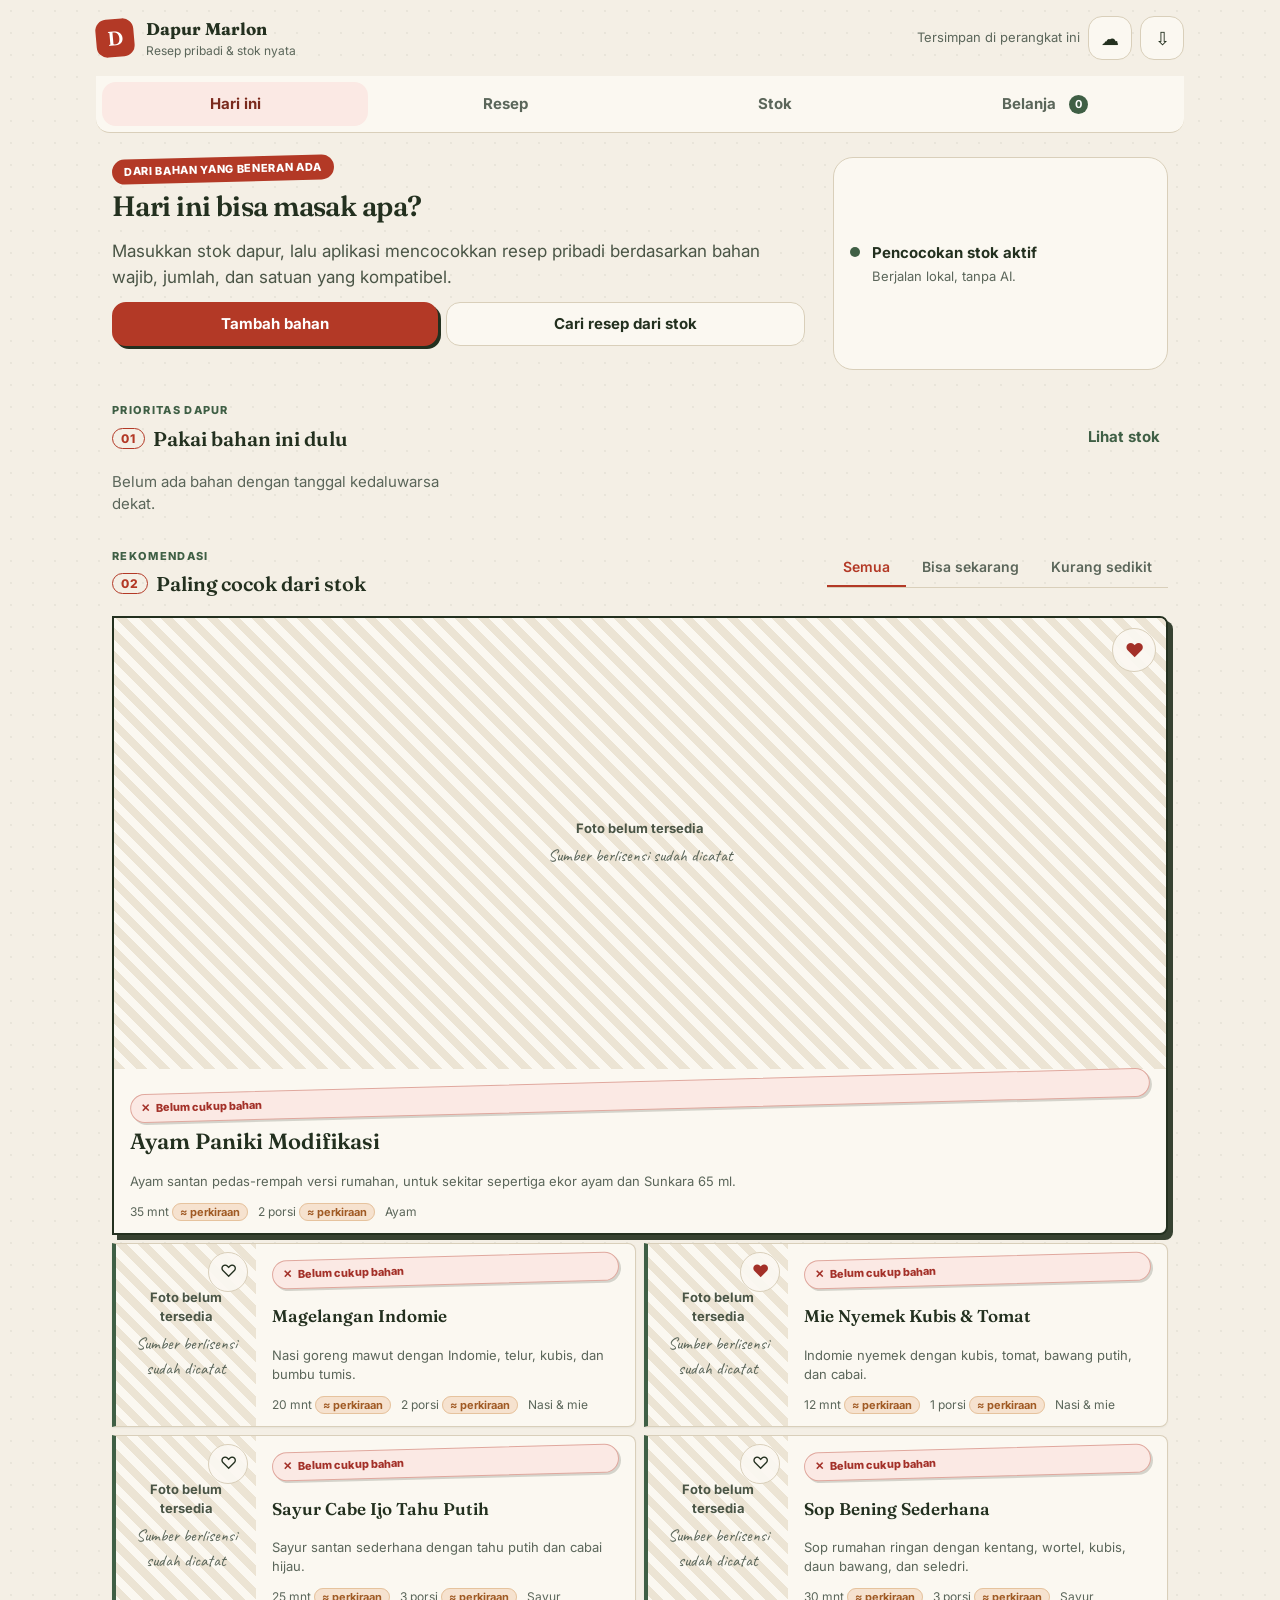
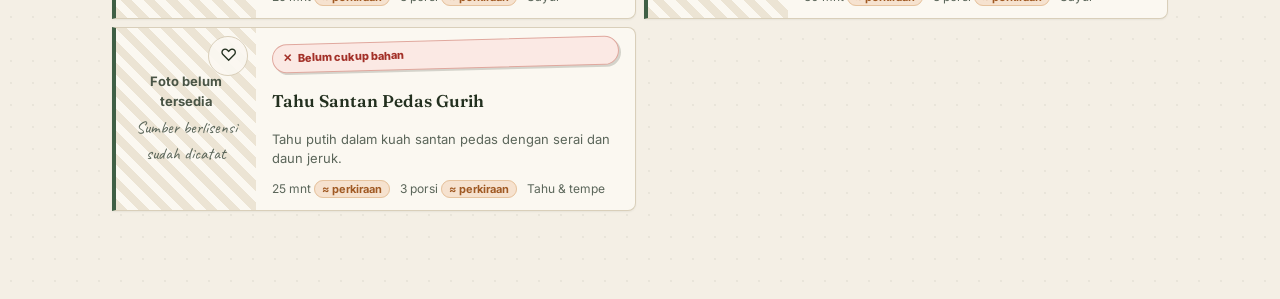
<file: index.html>
<!doctype html>
<html lang="id">
<head>
  <meta charset="utf-8" />
  <meta name="viewport" content="width=device-width, initial-scale=1, viewport-fit=cover" />
  <meta name="theme-color" content="#f4efe5" />
  <title>Dapur Marlon — Resep & Stok</title>
  <meta name="description" content="Koleksi resep pribadi, stok dapur, daftar belanja, dan rekomendasi masakan berdasarkan bahan yang benar-benar tersedia." />
  <link rel="preconnect" href="https://fonts.googleapis.com" />
  <link rel="preconnect" href="https://fonts.gstatic.com" crossorigin />
  <link href="https://fonts.googleapis.com/css2?family=Fraunces:opsz,wght@9..144,500;9..144,600&family=Inter:wght@400;500;600;700&family=Caveat:wght@500;600&display=swap" rel="stylesheet" />
  <link rel="stylesheet" href="./styles.css?v=37b9c5b" />
</head>
<body>
  <a class="skip-link" href="#main">Lewati ke konten</a>
  <div class="app-shell">
    <header class="topbar">
      <button class="brand" data-view="home" aria-label="Buka beranda">
        <span class="brand-mark" aria-hidden="true">D</span>
        <span><strong>Dapur Marlon</strong><small>Resep pribadi & stok nyata</small></span>
      </button>
      <div class="top-actions">
        <span class="sync-note" title="Penyimpanan lokal di browser ini">Tersimpan di perangkat ini</span>
        <button class="icon-button" id="cloudSettingsBtn" title="Pengaturan cloud" aria-label="Pengaturan cloud">☁</button>
        <button class="icon-button" id="exportBtn" title="Ekspor data" aria-label="Ekspor data">⇩</button>
      </div>
    </header>

    <nav class="nav-tabs" aria-label="Navigasi utama">
      <button class="nav-tab active" data-view="home">Hari ini</button>
      <button class="nav-tab" data-view="recipes">Resep</button>
      <button class="nav-tab" data-view="stock">Stok</button>
      <button class="nav-tab" data-view="shopping">Belanja <span id="shoppingCount" class="count-badge" hidden>0</span></button>
    </nav>

    <main id="main" tabindex="-1">
      <section id="view-home" class="view active" aria-labelledby="homeTitle">
        <div class="hero-grid">
          <section class="hero-copy">
            <p class="eyebrow">Dari bahan yang beneran ada</p>
            <h1 id="homeTitle">Hari ini bisa masak apa?</h1>
            <p class="hero-text">Masukkan stok dapur, lalu aplikasi mencocokkan resep pribadi berdasarkan bahan wajib, jumlah, dan satuan yang kompatibel.</p>
            <div class="hero-actions">
              <button class="primary-button" data-view="stock">Tambah bahan</button>
              <button class="secondary-button" id="findFromStockBtn">Cari resep dari stok</button>
            </div>
          </section>
          <aside class="status-panel" aria-label="Status layanan">
            <div class="status-row">
              <span class="status-dot local"></span>
              <div><strong>Pencocokan stok aktif</strong><small>Berjalan lokal, tanpa AI.</small></div>
            </div>
            <div class="status-row">
              <span class="status-dot offline"></span>
              <div><strong>AI belum terhubung</strong><small>Parser lokal tetap bisa dipakai. Tidak ada integrasi AI palsu.</small></div>
            </div>
            <div class="status-row">
              <span class="status-dot" id="cloudStatusDot"></span>
              <div><strong id="cloudStatusText">Cloud belum terhubung</strong><small id="cloudStatusSub">Data tersimpan di perangkat ini. <button class="text-button" id="cloudSyncBtn" style="min-height:0;padding:0 4px">Atur / sinkron</button></small></div>
            </div>
          </aside>
        </div>

        <section class="section-block" aria-labelledby="expiringTitle">
          <div class="section-heading">
            <div><p class="eyebrow">Prioritas dapur</p><h2 id="expiringTitle">Pakai bahan ini dulu</h2></div>
            <button class="text-button" data-view="stock">Lihat stok</button>
          </div>
          <div id="expiringList" class="compact-list empty-inline"></div>
        </section>

        <section class="section-block" aria-labelledby="readyTitle">
          <div class="section-heading">
            <div><p class="eyebrow">Rekomendasi</p><h2 id="readyTitle">Paling cocok dari stok</h2></div>
            <div class="segmented" role="group" aria-label="Filter rekomendasi">
              <button class="segment active" data-rec-filter="all">Semua</button>
              <button class="segment" data-rec-filter="ready">Bisa sekarang</button>
              <button class="segment" data-rec-filter="close">Kurang sedikit</button>
            </div>
          </div>
          <div id="homeRecommendations" class="recipe-grid"></div>
        </section>
      </section>

      <section id="view-recipes" class="view" aria-labelledby="recipesTitle">
        <div class="page-heading">
          <div><p class="eyebrow">Koleksi pribadi</p><h1 id="recipesTitle">Resep</h1><p>Seed awal berasal dari resep yang pernah dibahas di percakapan ini. Durasi dan porsi bertanda perkiraan bisa diedit.</p></div>
          <div class="page-actions">
            <button class="secondary-button" id="importRecipeBtn">Impor dari teks</button>
            <button class="secondary-button" id="mustikaImportBtn">Impor Mustika Rasa</button>
            <button class="secondary-button" id="pustakaBtn">Pustaka Indonesia</button>
            <button class="secondary-button" id="onlineSearchBtn">Cari online</button>
            <button class="secondary-button" id="importJsonBtn">Impor JSON</button>
            <input type="file" id="importJsonFile" accept="application/json,.json" hidden>
            <button class="primary-button" id="addRecipeBtn">Tambah resep</button>
          </div>
        </div>
        <div class="toolbar">
          <label class="search-field"><span class="sr-only">Cari resep</span><input id="recipeSearch" type="search" placeholder="Cari resep atau bahan…" /></label>
          <select id="categoryFilter" aria-label="Filter kategori"><option value="all">Semua kategori</option></select>
          <label class="check-label"><input id="favoriteOnly" type="checkbox" /> Favorit saja</label>
        </div>
        <div id="recipeGrid" class="recipe-grid"></div>
      </section>

      <section id="view-stock" class="view" aria-labelledby="stockTitle">
        <div class="page-heading">
          <div><p class="eyebrow">Stok nyata</p><h1 id="stockTitle">Bahan di dapur</h1><p>Bahan yang sama boleh punya beberapa batch kalau tanggal kedaluwarsanya berbeda.</p></div>
          <button class="primary-button" id="manualStockBtn">Tambah bahan</button>
        </div>

        <section class="quick-add-panel" aria-labelledby="quickStockTitle">
          <div class="quick-add-copy"><h2 id="quickStockTitle">Input cepat</h2><p>Contoh: “Telur 4 butir, ayam 500 gram, beras 1 kg, bawang putih 6 siung.”</p></div>
          <label class="sr-only" for="quickStockInput">Input stok cepat</label>
          <textarea id="quickStockInput" rows="3" placeholder="Ketik beberapa bahan sekaligus…"></textarea>
          <div class="inline-actions"><button class="secondary-button" id="parseStockBtn">Ubah jadi daftar</button><span class="helper">Parser lokal • selalu direview sebelum disimpan</span></div>
          <div id="stockParseReview" hidden></div>
        </section>

        <div class="stock-toolbar">
          <label class="search-field"><span class="sr-only">Cari stok</span><input id="stockSearch" type="search" placeholder="Cari bahan…" /></label>
          <select id="stockLocationFilter" aria-label="Filter lokasi stok"><option value="all">Semua lokasi</option><option value="kulkas">Kulkas</option><option value="freezer">Freezer</option><option value="rak">Rak</option></select>
        </div>
        <div id="stockTableWrap"></div>
        <section class="section-block" aria-labelledby="usageHistoryTitle"><div class="section-heading"><div><p class="eyebrow">Riwayat pemakaian</p><h2 id="usageHistoryTitle">Masak terakhir</h2></div></div><div id="usageHistory"></div></section>
      </section>

      <section id="view-shopping" class="view" aria-labelledby="shoppingTitle">
        <div class="page-heading">
          <div><p class="eyebrow">Belanja seperlunya</p><h1 id="shoppingTitle">Daftar belanja</h1><p>Kekurangan resep masuk ke sini. Item hanya digabung kalau satuannya kompatibel.</p></div>
          <button class="secondary-button" id="addShoppingBtn">Tambah manual</button>
        </div>
        <div id="shoppingList"></div>
      </section>
    </main>
  </div>

  <div id="toastRegion" class="toast-region" aria-live="polite" aria-atomic="true"></div>
  <div id="modalRoot"></div>

  <script src="./app1.js?v=37b9c5b"></script>
  <script src="./app2.js?v=37b9c5b"></script>
  <script src="./app3.js?v=37b9c5b"></script>
  <script src="./app4.js?v=37b9c5b"></script>
  <script src="./app5.js?v=37b9c5b"></script>
  <script src="./app6.js?v=37b9c5b"></script>
  <script src="./supabase-sync.js?v=37b9c5b"></script>
</body>
</html>
</file>
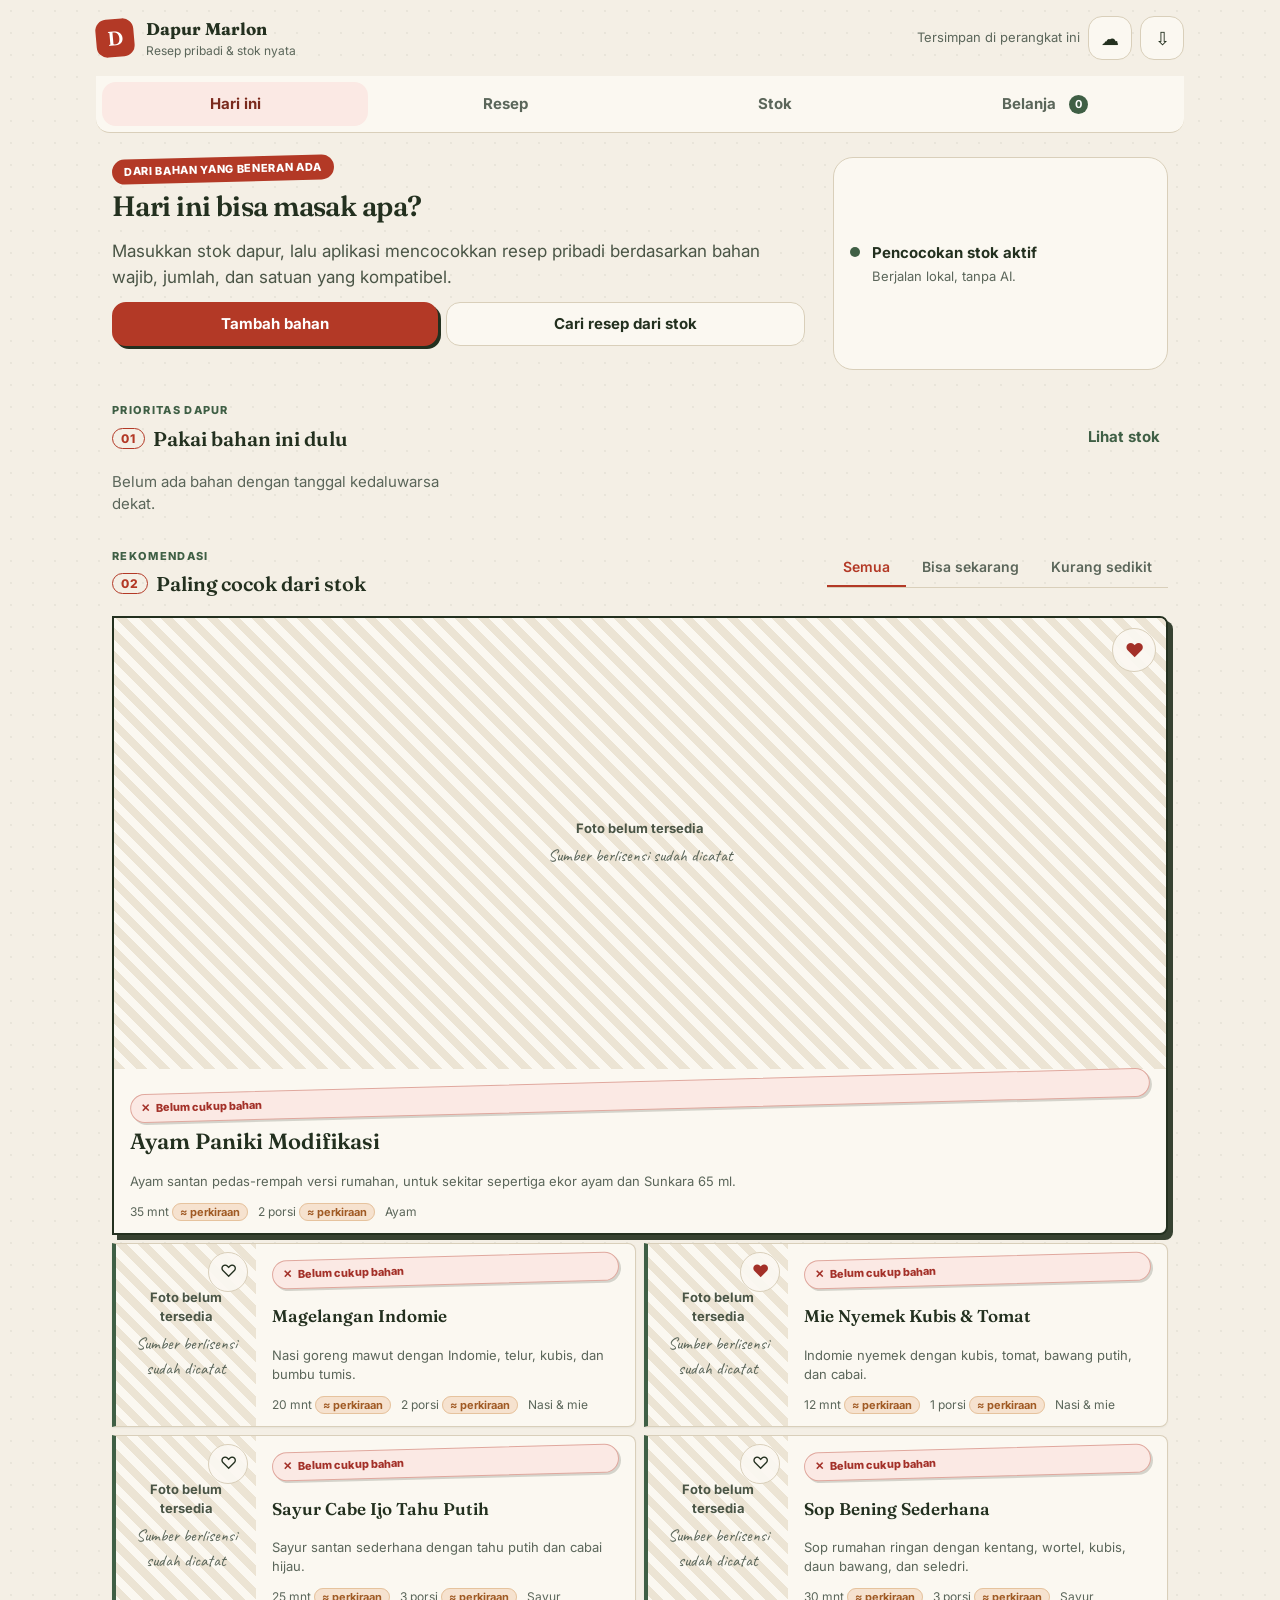
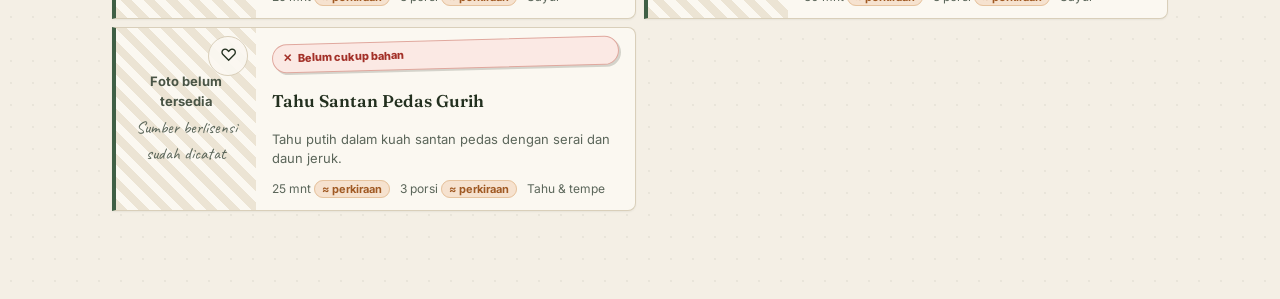
<file: dapur-ai/index.html>
<!doctype html>
<html lang="id">
<head>
  <meta charset="utf-8" />
  <meta name="viewport" content="width=device-width, initial-scale=1, viewport-fit=cover" />
  <meta name="theme-color" content="#f4efe5" />
  <title>Dapur Marlon — Resep & Stok</title>
  <meta name="description" content="Koleksi resep pribadi, stok dapur, daftar belanja, dan rekomendasi masakan berdasarkan bahan yang benar-benar tersedia." />
  <link rel="preconnect" href="https://fonts.googleapis.com" />
  <link rel="preconnect" href="https://fonts.gstatic.com" crossorigin />
  <link href="https://fonts.googleapis.com/css2?family=Fraunces:opsz,wght@9..144,500;9..144,600&family=Inter:wght@400;500;600;700&family=Caveat:wght@500;600&display=swap" rel="stylesheet" />
  <link rel="stylesheet" href="./styles.css" />
</head>
<body>
  <a class="skip-link" href="#main">Lewati ke konten</a>
  <div class="app-shell">
    <header class="topbar">
      <button class="brand" data-view="home" aria-label="Buka beranda">
        <span class="brand-mark" aria-hidden="true">D</span>
        <span><strong>Dapur Marlon</strong><small>Resep pribadi & stok nyata</small></span>
      </button>
      <div class="top-actions">
        <span class="sync-note" title="Penyimpanan lokal di browser ini">Tersimpan di perangkat ini</span>
        <button class="icon-button" id="cloudSettingsBtn" title="Pengaturan cloud" aria-label="Pengaturan cloud">☁</button>
        <button class="icon-button" id="exportBtn" title="Ekspor data" aria-label="Ekspor data">⇩</button>
      </div>
    </header>

    <nav class="nav-tabs" aria-label="Navigasi utama">
      <button class="nav-tab active" data-view="home">Hari ini</button>
      <button class="nav-tab" data-view="recipes">Resep</button>
      <button class="nav-tab" data-view="stock">Stok</button>
      <button class="nav-tab" data-view="shopping">Belanja <span id="shoppingCount" class="count-badge" hidden>0</span></button>
    </nav>

    <main id="main" tabindex="-1">
      <section id="view-home" class="view active" aria-labelledby="homeTitle">
        <div class="hero-grid">
          <section class="hero-copy">
            <p class="eyebrow">Dari bahan yang beneran ada</p>
            <h1 id="homeTitle">Hari ini bisa masak apa?</h1>
            <p class="hero-text">Masukkan stok dapur, lalu aplikasi mencocokkan resep pribadi berdasarkan bahan wajib, jumlah, dan satuan yang kompatibel.</p>
            <div class="hero-actions">
              <button class="primary-button" data-view="stock">Tambah bahan</button>
              <button class="secondary-button" id="findFromStockBtn">Cari resep dari stok</button>
            </div>
          </section>
          <aside class="status-panel" aria-label="Status layanan">
            <div class="status-row">
              <span class="status-dot local"></span>
              <div><strong>Pencocokan stok aktif</strong><small>Berjalan lokal, tanpa AI.</small></div>
            </div>
            <div class="status-row">
              <span class="status-dot offline"></span>
              <div><strong>AI belum terhubung</strong><small>Parser lokal tetap bisa dipakai. Tidak ada integrasi AI palsu.</small></div>
            </div>
            <div class="status-row">
              <span class="status-dot" id="cloudStatusDot"></span>
              <div><strong id="cloudStatusText">Cloud belum terhubung</strong><small id="cloudStatusSub">Data tersimpan di perangkat ini. <button class="text-button" id="cloudSyncBtn" style="min-height:0;padding:0 4px">Atur / sinkron</button></small></div>
            </div>
          </aside>
        </div>

        <section class="section-block" aria-labelledby="expiringTitle">
          <div class="section-heading">
            <div><p class="eyebrow">Prioritas dapur</p><h2 id="expiringTitle">Pakai bahan ini dulu</h2></div>
            <button class="text-button" data-view="stock">Lihat stok</button>
          </div>
          <div id="expiringList" class="compact-list empty-inline"></div>
        </section>

        <section class="section-block" aria-labelledby="readyTitle">
          <div class="section-heading">
            <div><p class="eyebrow">Rekomendasi</p><h2 id="readyTitle">Paling cocok dari stok</h2></div>
            <div class="segmented" role="group" aria-label="Filter rekomendasi">
              <button class="segment active" data-rec-filter="all">Semua</button>
              <button class="segment" data-rec-filter="ready">Bisa sekarang</button>
              <button class="segment" data-rec-filter="close">Kurang sedikit</button>
            </div>
          </div>
          <div id="homeRecommendations" class="recipe-grid"></div>
        </section>
      </section>

      <section id="view-recipes" class="view" aria-labelledby="recipesTitle">
        <div class="page-heading">
          <div><p class="eyebrow">Koleksi pribadi</p><h1 id="recipesTitle">Resep</h1><p>Seed awal berasal dari resep yang pernah dibahas di percakapan ini. Durasi dan porsi bertanda perkiraan bisa diedit.</p></div>
          <div class="page-actions">
            <button class="secondary-button" id="importRecipeBtn">Impor dari teks</button>
            <button class="secondary-button" id="mustikaImportBtn">Impor Mustika Rasa</button>
            <button class="secondary-button" id="pustakaBtn">Pustaka Indonesia</button>
            <button class="secondary-button" id="onlineSearchBtn">Cari online</button>
            <button class="secondary-button" id="importJsonBtn">Impor JSON</button>
            <input type="file" id="importJsonFile" accept="application/json,.json" hidden>
            <button class="primary-button" id="addRecipeBtn">Tambah resep</button>
          </div>
        </div>
        <div class="toolbar">
          <label class="search-field"><span class="sr-only">Cari resep</span><input id="recipeSearch" type="search" placeholder="Cari resep atau bahan…" /></label>
          <select id="categoryFilter" aria-label="Filter kategori"><option value="all">Semua kategori</option></select>
          <label class="check-label"><input id="favoriteOnly" type="checkbox" /> Favorit saja</label>
        </div>
        <div id="recipeGrid" class="recipe-grid"></div>
      </section>

      <section id="view-stock" class="view" aria-labelledby="stockTitle">
        <div class="page-heading">
          <div><p class="eyebrow">Stok nyata</p><h1 id="stockTitle">Bahan di dapur</h1><p>Bahan yang sama boleh punya beberapa batch kalau tanggal kedaluwarsanya berbeda.</p></div>
          <button class="primary-button" id="manualStockBtn">Tambah bahan</button>
        </div>

        <section class="quick-add-panel" aria-labelledby="quickStockTitle">
          <div class="quick-add-copy"><h2 id="quickStockTitle">Input cepat</h2><p>Contoh: “Telur 4 butir, ayam 500 gram, beras 1 kg, bawang putih 6 siung.”</p></div>
          <label class="sr-only" for="quickStockInput">Input stok cepat</label>
          <textarea id="quickStockInput" rows="3" placeholder="Ketik beberapa bahan sekaligus…"></textarea>
          <div class="inline-actions"><button class="secondary-button" id="parseStockBtn">Ubah jadi daftar</button><span class="helper">Parser lokal • selalu direview sebelum disimpan</span></div>
          <div id="stockParseReview" hidden></div>
        </section>

        <div class="stock-toolbar">
          <label class="search-field"><span class="sr-only">Cari stok</span><input id="stockSearch" type="search" placeholder="Cari bahan…" /></label>
          <select id="stockLocationFilter" aria-label="Filter lokasi stok"><option value="all">Semua lokasi</option><option value="kulkas">Kulkas</option><option value="freezer">Freezer</option><option value="rak">Rak</option></select>
        </div>
        <div id="stockTableWrap"></div>
        <section class="section-block" aria-labelledby="usageHistoryTitle"><div class="section-heading"><div><p class="eyebrow">Riwayat pemakaian</p><h2 id="usageHistoryTitle">Masak terakhir</h2></div></div><div id="usageHistory"></div></section>
      </section>

      <section id="view-shopping" class="view" aria-labelledby="shoppingTitle">
        <div class="page-heading">
          <div><p class="eyebrow">Belanja seperlunya</p><h1 id="shoppingTitle">Daftar belanja</h1><p>Kekurangan resep masuk ke sini. Item hanya digabung kalau satuannya kompatibel.</p></div>
          <button class="secondary-button" id="addShoppingBtn">Tambah manual</button>
        </div>
        <div id="shoppingList"></div>
      </section>
    </main>
  </div>

  <div id="toastRegion" class="toast-region" aria-live="polite" aria-atomic="true"></div>
  <div id="modalRoot"></div>

  <script src="./app1.js"></script>
  <script src="./app2.js"></script>
  <script src="./app3.js"></script>
  <script src="./app4.js"></script>
  <script src="./app5.js"></script>
  <script src="./app6.js"></script>
  <script src="./supabase-sync.js"></script>
</body>
</html>
</file>
<file: styles.css>
/* =========================================================
   Dapur AI — styles.css
   Konsep: "Dapur Hangat" — krem / hijau daun / kunyit
   Mobile-first, target iPhone Safari.
   Catatan: mengharapkan struktur & ID lama (lihat index.html);
   file ini hanya mengganti presentasi, tanpa mengubah logika.
   ========================================================= */

:root {
  /* Warna inti */
  --c-bg:           #f4efe5;
  --c-surface:      #fbf8f1;
  --c-surface-2:    #ece4d4;
  --c-border:       #d9cfba;
  --c-border-strong:#b8a98d;

  /* Hijau daun (struktur / navigasi) */
  --c-primary:      #3f5f45;
  --c-primary-600:  #34513a;
  --c-primary-100:  #dfe7dd;

  /* Kunyit (aksi). Versi 600 dipakai untuk teks/背景 tombol
     agar kontras AA terhadap putih. */
  --c-accent:       #c8763a;
  --c-accent-600:   #a05a24;
  --c-accent-100:   #f6e2cf;

  /* Teks */
  --c-ink:          #23301f;
  --c-ink-soft:     #4a5546;
  --c-ink-mute:     #5b665a;

  /* Status — selalu dipadukan ikon + teks, bukan warna saja */
  --c-ok:           #3f5f45;
  --c-ok-bg:        #dfe7dd;
  --c-warn:         #8a5a18;
  --c-warn-bg:      #f6e8cf;
  --c-danger:       #a33028;
  --c-danger-bg:    #f7e5e3;
  --c-info:         #3a5a7a;
  --c-info-bg:      #e3ecf4;

  /* Radius & spacing (kelipatan 4) */
  --r-sm: 8px;
  --r-md: 14px;
  --r-lg: 20px;
  --r-pill: 999px;

  --s-1: 4px;  --s-2: 8px;  --s-3: 12px;
  --s-4: 16px; --s-5: 20px; --s-6: 24px;
  --s-8: 32px; --s-10: 40px;

  /* Tipografi */
  --font-display: "Fraunces", "Iowan Old Style", Georgia, serif;
  --font-body:    "Inter", -apple-system, BlinkMacSystemFont, "Segoe UI", sans-serif;

  --fs-xs: 12px; --fs-sm: 13px; --fs-md: 15px;
  --fs-lg: 17px; --fs-xl: 20px; --fs-2xl: 26px; --fs-3xl: 32px;

  /* Bayangan hemat */
  --shadow-1: 0 1px 2px rgba(35, 48, 31, .06);
  --shadow-2: 0 4px 14px rgba(35, 48, 31, .10);

  --tap: 44px;
  --safe-top:    env(safe-area-inset-top, 0px);
  --safe-bottom: env(safe-area-inset-bottom, 0px);

  color-scheme: light;
}

/* ---------- Reset ringan ---------- */
*, *::before, *::after { box-sizing: border-box; }
html, body { margin: 0; padding: 0; }
html { scroll-behavior: smooth; }
img, svg { max-width: 100%; display: block; }
button, input, select, textarea { font: inherit; color: inherit; }
button { cursor: pointer; }
a { color: var(--c-primary); }

body {
  background: var(--c-bg);
  color: var(--c-ink);
  font-family: var(--font-body);
  font-size: var(--fs-md);
  line-height: 1.5;
  -webkit-font-smoothing: antialiased;
  overflow-x: hidden;
  padding-bottom: calc(84px + var(--safe-bottom)); /* ruang tab bar bawah */
}

/* Cegah zoom otomatis Safari: input min 16px */
input, select, textarea { font-size: 16px; }

/* ---------- Tipografi ---------- */
h1, h2, h3 {
  font-family: var(--font-display);
  font-weight: 600;
  line-height: 1.2;
  margin: 0 0 var(--s-2);
  color: var(--c-ink);
}
h1 { font-size: var(--fs-2xl); }
h2 { font-size: var(--fs-xl); }
h3 { font-size: var(--fs-lg); }
p  { margin: 0 0 var(--s-3); color: var(--c-ink-soft); }
small, .text-mute, .helper { color: var(--c-ink-mute); font-size: var(--fs-sm); }

/* Fokus selalu terlihat */
button:focus-visible, input:focus-visible, select:focus-visible,
textarea:focus-visible, a:focus-visible {
  outline: 3px solid var(--c-accent);
  outline-offset: 2px;
  border-radius: var(--r-sm);
}

.skip-link {
  position: fixed; left: 16px; top: 8px; z-index: 1000;
  transform: translateY(-140%);
  background: #fff; color: var(--c-ink);
  padding: 10px 14px; border-radius: var(--r-sm);
  border: 1px solid var(--c-border);
}
.skip-link:focus { transform: none; }
.sr-only {
  position: absolute; width: 1px; height: 1px; padding: 0; margin: -1px;
  overflow: hidden; clip: rect(0, 0, 0, 0); white-space: nowrap; border: 0;
}

/* ---------- Layout ---------- */
.app-shell, #main {
  max-width: 720px;
  margin: 0 auto;
  padding-left: var(--s-4);
  padding-right: var(--s-4);
}
.app-shell { padding-bottom: var(--s-8); }
#main { padding-top: var(--s-4); padding-bottom: var(--s-8); }
section { margin-bottom: var(--s-6); }

.eyebrow {
  margin: 0 0 var(--s-2);
  color: var(--c-primary);
  text-transform: uppercase;
  letter-spacing: .12em;
  font-size: 11px;
  font-weight: 800;
}

/* ---------- Topbar ---------- */
.topbar {
  min-height: 68px;
  display: flex; align-items: center; justify-content: space-between;
  gap: var(--s-4);
  padding-top: var(--safe-top);
}
.brand {
  display: inline-flex; align-items: center; gap: var(--s-3);
  border: 0; background: transparent; text-align: left;
  padding: var(--s-2) 0; min-height: var(--tap);
}
.brand-mark {
  width: 38px; height: 38px; border-radius: 11px;
  display: grid; place-items: center;
  background: var(--c-primary); color: #fff;
  font-family: var(--font-display); font-weight: 600; font-size: 20px;
}
.brand strong { display: block; font-size: 15px; font-family: var(--font-display); }
.brand small { display: block; color: var(--c-ink-mute); font-size: 12px; margin-top: 1px; }
.top-actions { display: flex; align-items: center; gap: var(--s-2); }
.sync-note { color: var(--c-ink-mute); font-size: 13px; }
.icon-button {
  width: var(--tap); height: var(--tap);
  border: 1px solid var(--c-border); border-radius: var(--r-md);
  background: var(--c-surface); font-size: 18px;
  display: inline-grid; place-items: center;
}
.icon-button:hover { background: var(--c-surface-2); }

/* ---------- Tab bar bawah (nav-tabs lama, gaya bottom-sheet nav) ---------- */
.nav-tabs {
  position: fixed; left: 0; right: 0; bottom: 0; z-index: 40;
  display: flex;
  background: var(--c-surface);
  border-top: 1px solid var(--c-border);
  padding: 6px 6px calc(6px + var(--safe-bottom));
}
.nav-tab {
  flex: 1;
  min-height: 58px;
  display: flex; flex-direction: column; align-items: center; justify-content: center;
  gap: 2px;
  border: 0; border-radius: var(--r-md);
  background: transparent;
  color: var(--c-ink-mute);
  font-size: var(--fs-xs); font-weight: 700;
  padding: 6px 4px;
}
.nav-tab.active { color: var(--c-primary); background: var(--c-primary-100); }
.count-badge {
  display: inline-grid; place-items: center;
  min-width: 19px; height: 19px; border-radius: 10px;
  background: var(--c-primary); color: #fff;
  font-size: 11px; margin-left: 5px; padding: 0 5px;
}

/* ---------- View ---------- */
.view { display: none; }
.view.active { display: block; }

/* ---------- Hero (Hari ini) ---------- */
.hero-grid { display: grid; grid-template-columns: 1fr; gap: var(--s-4); }
.hero-copy {
  background: var(--c-surface);
  border: 1px solid var(--c-border);
  border-radius: var(--r-lg);
  padding: var(--s-5);
}
.hero-copy h1 { font-size: var(--fs-3xl); margin-bottom: var(--s-2); }
.hero-text { color: var(--c-ink-soft); font-size: var(--fs-lg); line-height: 1.55; }
.hero-actions { display: flex; gap: var(--s-2); flex-wrap: wrap; margin-top: var(--s-3); }
.hero-actions .primary-button,
.hero-actions .secondary-button { flex: 1 1 auto; min-width: 140px; }

/* ---------- Tombol ---------- */
.primary-button, .secondary-button, .text-button, .danger-button {
  display: inline-flex; align-items: center; justify-content: center; gap: var(--s-2);
  min-height: var(--tap);
  border-radius: var(--r-md);
  padding: 0 var(--s-4);
  font-weight: 700; font-size: var(--fs-md);
  border: 1px solid transparent;
  text-decoration: none;
}
.primary-button { background: var(--c-accent-600); border-color: var(--c-accent-600); color: #fff; }
.primary-button:hover { background: var(--c-accent); border-color: var(--c-accent); }
.secondary-button { background: var(--c-surface); border-color: var(--c-border); color: var(--c-ink); }
.secondary-button:hover { background: var(--c-surface-2); }
.text-button {
  border: 0; background: transparent; color: var(--c-primary);
  padding: 0 var(--s-2); min-height: var(--tap);
}
.text-button:hover { background: var(--c-primary-100); border-radius: var(--r-sm); }
.danger-button { background: transparent; border-color: var(--c-danger); color: var(--c-danger); }
.danger-button:hover { background: var(--c-danger-bg); }

/* ---------- Status panel & strip ---------- */
.status-panel {
  background: var(--c-surface);
  border: 1px solid var(--c-border);
  border-radius: var(--r-lg);
  padding: var(--s-4);
  display: grid; gap: var(--s-3);
}
.status-row { display: grid; grid-template-columns: 11px 1fr; gap: 11px; align-items: start; }
.status-row strong, .status-row small { display: block; }
.status-row small { color: var(--c-ink-mute); margin-top: 2px; line-height: 1.4; }
.status-dot { width: 10px; height: 10px; margin-top: 5px; border-radius: 50%; background: #777; }
.status-dot.local { background: var(--c-ok); }
.status-dot.offline { background: var(--c-warn); }

/* ---------- Section & page heading ---------- */
.section-block { margin-top: var(--s-8); }
.section-heading, .page-heading {
  display: flex; justify-content: space-between; gap: var(--s-4);
  align-items: flex-end; margin-bottom: var(--s-3);
}
.page-heading { align-items: flex-start; margin-bottom: var(--s-4); }
.page-heading h1 { font-size: var(--fs-2xl); margin-bottom: var(--s-2); }
.page-heading p { color: var(--c-ink-mute); line-height: 1.5; }
.page-actions, .inline-actions { display: flex; gap: var(--s-2); flex-wrap: wrap; align-items: center; }

/* ---------- Segmented filter ---------- */
.segmented {
  display: inline-flex; padding: 3px;
  border: 1px solid var(--c-border); border-radius: var(--r-md);
  background: var(--c-surface-2);
  max-width: 100%; overflow-x: auto;
}
.segment {
  border: 0; background: transparent; border-radius: 9px;
  padding: 7px 10px; font-size: 13px; font-weight: 600;
  color: var(--c-ink-soft); flex: 1 0 auto; min-height: 36px;
}
.segment.active { background: var(--c-surface); color: var(--c-ink); box-shadow: var(--shadow-1); }

/* ---------- Status label (selalu ikon + teks) ---------- */
.status-label {
  display: inline-flex; align-items: center; gap: 6px;
  border-radius: var(--r-pill);
  padding: 5px 10px;
  font-size: 11px; font-weight: 800;
  border: 1px solid var(--c-border);
  margin-bottom: 10px;
}
.status-ready { background: var(--c-ok-bg); color: var(--c-primary-600); border-color: #b9c8b6; }
.status-ready::before { content: "✓"; font-weight: 800; }
.status-close { background: var(--c-warn-bg); color: var(--c-warn); border-color: #e0c79a; }
.status-close::before { content: "⚠"; }
.status-check { background: var(--c-info-bg); color: var(--c-info); border-color: #b8cddd; }
.status-check::before { content: "?"; font-weight: 800; }
.status-missing { background: var(--c-danger-bg); color: var(--c-danger); border-color: #e0b3ae; }
.status-missing::before { content: "✕"; }

/* Badge perkiraan */
.badge-estimate {
  background: var(--c-accent-100); color: var(--c-accent-600);
  border: 1px solid #e6c39e; border-radius: var(--r-pill);
  padding: 1px 7px; font-size: 11px; font-weight: 700; font-style: normal;
}
.badge-estimate::before { content: "≈ "; }

/* ---------- Grid & kartu resep ---------- */
.recipe-grid {
  display: grid; grid-template-columns: 1fr; gap: var(--s-3);
}
.recipe-card {
  background: var(--c-surface);
  border: 1px solid var(--c-border);
  border-radius: var(--r-md);
  overflow: hidden; min-width: 0;
  box-shadow: var(--shadow-1);
  display: flex; flex-direction: column;
}
.recipe-media {
  position: relative; aspect-ratio: 16 / 10;
  background: var(--c-surface-2);
  overflow: hidden; display: grid; place-items: center;
}
.recipe-media img { width: 100%; height: 100%; object-fit: cover; }
.image-fallback {
  text-align: center; padding: var(--s-4); color: var(--c-ink-mute);
  background: repeating-linear-gradient(45deg, var(--c-surface-2) 0 8px, var(--c-surface) 8px 16px);
  width: 100%; height: 100%;
  display: flex; flex-direction: column; align-items: center; justify-content: center; gap: 4px;
}
.image-fallback strong { display: block; font-size: 13px; color: var(--c-ink-soft); }
.image-fallback small { display: block; font-size: 11px; }
.favorite-button {
  position: absolute; top: 10px; right: 10px;
  width: var(--tap); height: var(--tap); border-radius: 50%;
  border: 1px solid var(--c-border);
  background: rgba(251, 248, 241, .92);
  font-size: 19px; line-height: 1;
  display: grid; place-items: center;
}
.favorite-button.active { color: var(--c-danger); }
.recipe-body { padding: var(--s-3); display: flex; flex-direction: column; flex: 1; }
.recipe-topline { display: flex; justify-content: space-between; gap: var(--s-3); align-items: flex-start; }
.recipe-title-button {
  border: 0; padding: 0; background: transparent;
  font-family: var(--font-display); font-weight: 600;
  font-size: var(--fs-lg); line-height: 1.25; text-align: left;
  min-height: var(--tap);
}
.recipe-description { color: var(--c-ink-mute); font-size: 13px; line-height: 1.45; margin: var(--s-2) 0 var(--s-3); }
.meta-row { display: flex; flex-wrap: wrap; gap: 7px 10px; color: var(--c-ink-mute); font-size: 12px; margin-top: auto; }

/* ---------- Compact list (pakai dulu) ---------- */
.compact-list { display: grid; grid-template-columns: 1fr; gap: var(--s-2); }
.compact-item {
  border: 1px solid var(--c-border); border-radius: var(--r-md);
  background: var(--c-surface); padding: var(--s-3);
}
.compact-item strong { display: block; }
.compact-item small { color: var(--c-ink-mute); }
.empty-inline { color: var(--c-ink-mute); }

/* ---------- Toolbar & search ---------- */
.toolbar, .stock-toolbar {
  display: flex; gap: var(--s-2); flex-wrap: wrap;
  margin-bottom: var(--s-3); align-items: center;
}
.search-field { flex: 1 1 280px; }
input, select, textarea {
  width: 100%;
  border: 1px solid var(--c-border);
  background: var(--c-surface);
  color: var(--c-ink);
  border-radius: var(--r-md);
  padding: 11px 12px;
  min-height: var(--tap);
}
input:focus, select:focus, textarea:focus {
  border-color: var(--c-primary);
  outline: none;
  box-shadow: 0 0 0 3px var(--c-primary-100);
}
select { width: auto; min-width: 180px; }
textarea { resize: vertical; line-height: 1.5; }
.check-label { display: inline-flex; gap: 8px; align-items: center; font-size: 14px; color: var(--c-ink-soft); min-height: var(--tap); }
.check-label input { width: 20px; height: 20px; min-height: 20px; }

/* ---------- Quick add & parse review ---------- */
.quick-add-panel {
  background: var(--c-surface);
  border: 1px solid var(--c-border);
  border-radius: var(--r-lg);
  padding: var(--s-4); margin-bottom: var(--s-4);
}
.quick-add-copy h2 { font-size: 19px; }
.quick-add-copy p { color: var(--c-ink-mute); font-size: 13px; }
.parse-review { margin-top: var(--s-3); border-top: 1px solid var(--c-border); padding-top: var(--s-3); }
.parse-grid {
  display: grid; grid-template-columns: 1.4fr .65fr .8fr 1fr auto;
  gap: var(--s-2); align-items: end; margin-bottom: var(--s-2);
}
.field-group label { display: block; font-size: 11px; font-weight: 800; color: var(--c-ink-mute); margin-bottom: 5px; }
.small-icon {
  width: var(--tap); height: var(--tap);
  border-radius: 10px; border: 1px solid var(--c-border);
  background: var(--c-surface);
}

/* ---------- Tabel stok ---------- */
#stockTableWrap {
  overflow-x: auto; -webkit-overflow-scrolling: touch;
  border: 1px solid var(--c-border); border-radius: var(--r-md);
  background: var(--c-surface);
}
.stock-table { width: 100%; border-collapse: collapse; min-width: 520px; font-size: 13px; }
.stock-table th, .stock-table td {
  text-align: left; padding: 12px 13px;
  border-bottom: 1px solid var(--c-border); vertical-align: middle;
}
.stock-table th {
  font-size: 11px; color: var(--c-ink-soft);
  text-transform: uppercase; letter-spacing: .06em;
  background: var(--c-surface-2);
}
.stock-table tr:last-child td { border-bottom: 0; }
.stock-name { font-weight: 800; }
.stock-sub { display: block; color: var(--c-ink-mute); font-size: 11px; margin-top: 2px; }
.row-actions { display: flex; gap: 4px; }
.row-actions button {
  border: 0; background: transparent; color: var(--c-primary);
  min-height: var(--tap); min-width: var(--tap); font-weight: 700;
}

/* ---------- Shopping ---------- */
.shopping-item {
  display: grid; grid-template-columns: auto minmax(0, 1fr) auto;
  gap: var(--s-3); align-items: center;
  background: var(--c-surface);
  border: 1px solid var(--c-border); border-radius: var(--r-md);
  padding: 13px 14px; margin-bottom: 9px; min-height: var(--tap);
}
.shopping-item input[type="checkbox"] { width: 22px; height: 22px; min-height: 22px; }
.shopping-item strong { display: block; }
.shopping-item small { color: var(--c-ink-mute); }

/* ---------- Empty state ---------- */
.empty-state {
  border: 1px dashed var(--c-border-strong);
  border-radius: var(--r-lg);
  padding: var(--s-6) var(--s-4);
  text-align: center; color: var(--c-ink-mute);
  background: var(--c-surface);
}
.empty-state strong { color: var(--c-ink); display: block; margin-bottom: 6px; font-family: var(--font-display); font-size: var(--fs-lg); }

/* ---------- Modal bottom-sheet (markup lama: .modal-backdrop/.modal) ---------- */
.modal-backdrop {
  position: fixed; inset: 0; z-index: 60;
  background: rgba(35, 48, 31, .45);
  display: grid; align-items: end; justify-items: stretch;
}
.modal {
  background: var(--c-bg);
  border-radius: var(--r-lg) var(--r-lg) 0 0;
  border: 1px solid var(--c-border);
  width: 100%; max-width: 720px; justify-self: center;
  max-height: 92vh;
  display: flex; flex-direction: column;
  overflow: hidden;
  padding-bottom: var(--safe-bottom);
}
.modal.wide { max-width: 980px; }
.modal-header {
  position: sticky; top: 0; z-index: 3;
  display: flex; align-items: flex-start; justify-content: space-between; gap: var(--s-4);
  padding: var(--s-4) var(--s-4);
  border-bottom: 1px solid var(--c-border);
  background: var(--c-bg);
}
.modal-header h2 { margin: 0; }
.close-button {
  border: 1px solid var(--c-border); background: var(--c-surface);
  width: var(--tap); height: var(--tap); border-radius: 11px; flex: 0 0 auto;
}
.modal-body { padding: var(--s-4); overflow-y: auto; -webkit-overflow-scrolling: touch; flex: 1; }
.modal-footer {
  position: sticky; bottom: 0; z-index: 3;
  display: flex; justify-content: flex-end; gap: var(--s-2);
  padding: var(--s-3) var(--s-4) calc(var(--s-3) + var(--safe-bottom));
  border-top: 1px solid var(--c-border);
  background: var(--c-bg); flex-wrap: wrap;
}
.modal-footer .primary-button, .modal-footer .secondary-button { flex: 1 1 auto; }

/* ---------- Detail resep ---------- */
.detail-layout { display: grid; grid-template-columns: 1fr; gap: var(--s-4); }
.detail-media {
  aspect-ratio: 16 / 9; border-radius: var(--r-md); overflow: hidden;
  background: var(--c-surface-2); display: grid; place-items: center;
}
.detail-media img { width: 100%; height: 100%; object-fit: cover; }
.source-note { font-size: 11px; color: var(--c-ink-mute); margin-top: 8px; line-height: 1.4; }
.detail-meta { display: flex; flex-wrap: wrap; gap: 8px; margin: 12px 0 18px; }
.meta-chip {
  border: 1px solid var(--c-border); border-radius: 9px;
  padding: 6px 8px; font-size: 12px; background: var(--c-surface);
}
.ingredient-table { width: 100%; border-collapse: collapse; margin-top: 12px; }
.ingredient-table th, .ingredient-table td {
  padding: 9px 8px; border-bottom: 1px solid var(--c-border);
  text-align: left; font-size: 13px;
}
.ingredient-table th { color: var(--c-ink-mute); font-size: 11px; text-transform: uppercase; letter-spacing: .06em; }
.steps-list { display: grid; gap: 10px; counter-reset: steps; padding: 0; margin: 0; list-style: none; }
.steps-list li { display: grid; grid-template-columns: 28px 1fr; gap: 10px; line-height: 1.5; }
.steps-list li::before {
  counter-increment: steps; content: counter(steps);
  width: 26px; height: 26px; border-radius: 8px;
  display: grid; place-items: center;
  background: var(--c-surface-2); font-size: 12px; font-weight: 800;
}

/* ---------- Form editor ---------- */
.form-grid { display: grid; grid-template-columns: 1fr; gap: 12px; }
.form-grid .full { grid-column: 1 / -1; }
.dynamic-list { display: grid; gap: 8px; }
.dynamic-row {
  display: grid; grid-template-columns: 1fr 1fr;
  gap: 7px; align-items: center;
  padding-bottom: 8px; border-bottom: 1px solid var(--c-border);
}
.dynamic-row > :first-child { grid-column: 1 / -1; }
.dynamic-row.step { grid-template-columns: 1fr auto; }
.dynamic-row.step > :first-child { grid-column: auto; }

/* ---------- Cooking mode ---------- */
.cook-step {
  border: 1px solid var(--c-border); border-radius: var(--r-md);
  padding: 14px; display: grid; grid-template-columns: auto 1fr;
  gap: 12px; align-items: start; margin-bottom: 9px;
  background: var(--c-surface);
}
.cook-step input[type="checkbox"] { width: 24px; height: 24px; min-height: 24px; margin-top: 2px; }
.cook-step.done { background: var(--c-primary-100); border-color: #b9c8b6; }
.cook-step.done p { text-decoration: line-through; color: var(--c-ink-mute); }

/* ---------- Toast ---------- */
.toast-region {
  position: fixed; left: var(--s-4); right: var(--s-4);
  bottom: calc(88px + var(--safe-bottom));
  display: grid; gap: 8px; z-index: 70;
  pointer-events: none;
}
.toast {
  pointer-events: auto;
  background: var(--c-ink); color: #fff;
  padding: 11px 13px; border-radius: 11px;
  box-shadow: var(--shadow-2); font-size: 13px;
  max-width: 560px; margin: 0 auto; width: 100%;
}

/* ---------- Warning ---------- */
.warning-box {
  border-left: 4px solid var(--c-warn);
  background: #fbf4e6;
  padding: 12px 14px; border-radius: 8px;
  color: #6a4b21; font-size: 13px; line-height: 1.45;
}

/* ---------- Tablet ke atas ---------- */
@media (min-width: 560px) {
  .recipe-grid { grid-template-columns: repeat(2, minmax(0, 1fr)); }
  .compact-list { grid-template-columns: 1fr 1fr; }
  .form-grid { grid-template-columns: repeat(2, minmax(0, 1fr)); }
  .modal-backdrop { align-items: center; justify-items: center; padding: 20px; }
  .modal { border-radius: var(--r-lg); max-height: 88vh; }
}

@media (min-width: 900px) {
  h1 { font-size: var(--fs-3xl); }
  .recipe-grid { grid-template-columns: repeat(3, minmax(0, 1fr)); }
  .hero-grid { grid-template-columns: minmax(0, 1.55fr) minmax(290px, .75fr); gap: 28px; align-items: stretch; }
  .status-panel { align-content: center; }
  .detail-layout { grid-template-columns: .92fr 1.08fr; gap: 22px; }
  .detail-media { aspect-ratio: 4 / 3; }
  .compact-list { grid-template-columns: repeat(3, minmax(0, 1fr)); }
  .dynamic-row { grid-template-columns: 1.35fr .55fr .65fr auto auto; padding-bottom: 0; border-bottom: 0; }
  .dynamic-row > :first-child { grid-column: auto; }
  .parse-grid { grid-template-columns: 1.4fr .65fr .8fr 1fr auto; padding-bottom: 0; border-bottom: 0; }
  .parse-grid .field-group:first-child { grid-column: auto; }
}

/* ---------- Kecil: rapikan ---------- */
@media (max-width: 640px) {
  .sync-note { display: none; }
  .section-heading, .page-heading { align-items: flex-start; flex-direction: column; }
  .segmented { width: 100%; overflow-x: auto; }
  .stock-table thead { display: none; }
  .stock-table, .stock-table tbody, .stock-table tr, .stock-table td { display: block; width: 100%; }
  .stock-table { min-width: 0; }
  .stock-table tr { padding: 12px; border-bottom: 1px solid var(--c-border); }
  .stock-table td { border: 0; padding: 4px 0; }
  .stock-table td[data-label]::before {
    content: attr(data-label) ": ";
    color: var(--c-ink-mute); font-size: 11px; font-weight: 700;
  }
  .row-actions { margin-top: 6px; }
  .parse-grid {
    grid-template-columns: 1fr 1fr;
    padding-bottom: 12px; border-bottom: 1px solid var(--c-border);
  }
  .parse-grid .field-group:first-child { grid-column: 1 / -1; }
  .modal-footer { justify-content: stretch; }
}

/* ---------- Gerak dikurangi ---------- */
@media (prefers-reduced-motion: reduce) {
  *, *::before, *::after { animation: none !important; transition: none !important; }
  html { scroll-behavior: auto; }
}

/* ---------- Desktop (versi web lebar) ----------
   Mobile-first tetap default. Mulai 1024px: navigasi pindah ke atas,
   konten melebar, grid rapat. Tanpa mengubah markup/JS. */
@media (min-width: 1024px) {
  body { padding-bottom: 0; }

  .app-shell, #main { max-width: 1120px; }
  #main { padding-top: var(--s-6); }

  .topbar { min-height: 76px; }
  .brand strong { font-size: 17px; }

  /* Tab bar bawah -> tab strip atas */
  .nav-tabs {
    position: sticky; top: 0; bottom: auto; z-index: 30;
    border-top: 0; border-bottom: 1px solid var(--c-border);
    border-radius: 0 0 var(--r-md) var(--r-md);
    padding: 6px;
    gap: 4px;
    background: var(--c-surface);
  }
  .nav-tab {
    flex-direction: row; gap: 8px;
    min-height: var(--tap);
    font-size: var(--fs-md);
    padding: 6px 18px;
  }
  .nav-tab.active { background: var(--c-primary); color: #fff; }
  .nav-tab.active .count-badge { background: #fff; color: var(--c-primary); }

  .hero-copy h1 { font-size: 44px; }

  .recipe-grid { grid-template-columns: repeat(3, minmax(0, 1fr)); gap: var(--s-4); }
  .compact-list { grid-template-columns: repeat(3, minmax(0, 1fr)); }

  .page-heading { flex-direction: row; align-items: flex-start; }
  .section-heading { flex-direction: row; }

  /* Beranda: rekomendasi 2 kolom agar sejajar hero lebar */
  #homeRecommendations { display: grid; grid-template-columns: repeat(2, minmax(0, 1fr)); gap: var(--s-3); }

  .modal-backdrop { align-items: center; }
  .toast-region { left: auto; right: 24px; bottom: 24px; }
  .toast { margin: 0; }
}

@media (min-width: 1400px) {
  .app-shell, #main { max-width: 1240px; }
  .recipe-grid { grid-template-columns: repeat(4, minmax(0, 1fr)); }
}

/* =========================================================
   OVERRIDE — Buku Catatan Dapur (anti dashboard generik)
   Diadaptasi dari usulan: selector disesuaikan ke markup asli
   (.hero-copy, .recipe-media, .segmented) agar tidak ada
   aturan mati dan tidak ada fitur yang hilang.
   - Status teknis (AI/cloud) disembunyikan dari hero; akses tetap
     ada via tombol ☁ di topbar dan peringatan di modal impor.
   - Gambar TIDAK dihapus total (itu menghilangkan tombol favorit
     yang menempel di media + info visual): dijadikan thumbnail
     kecil 112px. Bukan lagi gambar besar ala e-commerce.
   ========================================================= */

/* 1. Hero polos + status teknis keluar dari pandangan utama */
.hero-copy { background: transparent; border: 0; padding: 0; }
.hero-copy h1 { font-size: 28px; line-height: 1.15; letter-spacing: -.02em; margin-bottom: var(--s-4); }
.status-panel .status-row:nth-child(2),
.status-panel .status-row:nth-child(3) { display: none; }

/* 2. Kartu resep horizontal padat (buku catatan, bukan e-commerce) */
.recipe-card { flex-direction: row; min-height: 120px; }
.recipe-card .recipe-media {
  width: 112px; min-width: 112px; aspect-ratio: auto; align-self: stretch;
}
.recipe-card .favorite-button { width: 34px; height: 34px; font-size: 15px; top: 6px; right: 6px; }
.recipe-card .recipe-body { padding: var(--s-3) var(--s-4); flex: 1; min-width: 0; }

/* 3. Grid padat */
.recipe-grid, #recipeGrid { gap: var(--s-2); }
#homeRecommendations { gap: var(--s-2); }

@media (min-width: 600px) {
  .recipe-grid, #recipeGrid { grid-template-columns: repeat(auto-fill, minmax(300px, 1fr)); }
}
@media (min-width: 1024px) {
  .hero-copy h1 { font-size: 28px; }
  .recipe-grid, #recipeGrid { grid-template-columns: repeat(auto-fill, minmax(300px, 1fr)); gap: var(--s-2); }
}
@media (min-width: 1400px) {
  .recipe-grid, #recipeGrid { grid-template-columns: repeat(auto-fill, minmax(320px, 1fr)); }
}

/* 4. Filter sebagai tab garis (bukan pill) */
.segmented {
  background: transparent; border: 0; border-bottom: 1px solid var(--c-border);
  border-radius: 0; padding: 0; gap: 0; margin-bottom: var(--s-4);
}
.segment {
  background: transparent; border: 0; border-radius: 0;
  border-bottom: 2px solid transparent;
  padding: var(--s-2) var(--s-4);
  font-size: 14px; color: var(--c-ink-mute);
  box-shadow: none;
}
.segment.active { background: transparent; color: var(--c-primary); border-bottom-color: var(--c-primary); box-shadow: none; }

/* 5. Rekomendasi beranda sebagai daftar padat */
#homeRecommendations .recipe-card {
  border-left: 4px solid var(--c-primary);
  border-radius: 0 var(--r-sm) var(--r-sm) 0;
}

/* =========================================================
   REDESAIN 2 — Warung Editorial (playful, tidak kaku)
   Referensi: pola NYT Cooking (recipe box, grocery list,
   langkah bertahap, serif editorial), pola kartu aplikasi
   resep mobile (foto + chip + hati + bottom nav), tren
   editorial Awwwards (tipografi besar, satu aksen berani,
   stiker miring, tekstur kertas).
   Hanya presentasi: markup, ID, dan JS tidak berubah.
   ========================================================= */
:root {
  --c-chili:     #b33926;   /* cabai — aksi & sorotan (putih di atasnya 5.95:1) */
  --c-chili-bg:  #fbe9e4;
  --c-chili-ink: #7a2a1d;   /* teks di atas chili-bg (8.21:1) */
  --font-hand:   "Caveat", "Segoe Print", cursive;
}

body {
  background-image: radial-gradient(rgba(35, 48, 31, .055) 1px, transparent 1.4px);
  background-size: 22px 22px;
}

/* Merek miring playful */
.brand-mark { background: var(--c-chili); transform: rotate(-5deg); }

/* Eyebrow jadi stiker */
.hero-copy .eyebrow {
  display: inline-block;
  background: var(--c-chili); color: #fff;
  padding: 4px 12px; border-radius: var(--r-pill);
  transform: rotate(-1.5deg);
  letter-spacing: .06em;
}

/* Tombol chunky dengan hard-shadow */
.primary-button {
  background: var(--c-chili); border-color: var(--c-chili);
  border-width: 2px;
  box-shadow: 3px 3px 0 var(--c-ink);
  transition: transform .08s ease, box-shadow .08s ease, background .12s ease;
}
.primary-button:hover { background: var(--c-chili); border-color: var(--c-chili); transform: translate(-1px, -1px); box-shadow: 4px 4px 0 var(--c-ink); }
.primary-button:active { transform: translate(2px, 2px); box-shadow: 1px 1px 0 var(--c-ink); }

/* Nomor edisi otomatis di judul section (01, 02, …) */
#main { counter-reset: dapur-section; }
.section-block h2::before, .page-heading h2::before {
  counter-increment: dapur-section;
  content: "0" counter(dapur-section);
  font-family: var(--font-body);
  font-size: 12px; font-weight: 800; letter-spacing: .1em;
  color: var(--c-chili);
  border: 1.5px solid var(--c-chili);
  border-radius: var(--r-pill);
  padding: 2px 8px; margin-right: 8px;
  vertical-align: 3px; white-space: nowrap;
}
.page-heading h1::before {
  counter-increment: dapur-section;
  content: "0" counter(dapur-section);
  display: block;
  font-family: var(--font-body);
  font-size: 12px; font-weight: 800; letter-spacing: .1em;
  color: var(--c-chili);
  margin-bottom: 6px;
}

/* Status jadi stiker miring */
.status-label { transform: rotate(-1.5deg); box-shadow: 2px 2px 0 rgba(35, 48, 31, .18); }
.status-close, .status-missing { background: var(--c-chili-bg); border-color: #e0a89e; }
.status-close { color: var(--c-chili-ink); }
.status-close::before { content: "⚠"; }

/* Kartu sorotan: resep paling cocok tampil besar ala kurator.
   Hanya di beranda (bukan di hasil pencarian/filter) agar stabil. */
#homeRecommendations .recipe-card:first-child {
  flex-direction: column;
  border: 2px solid var(--c-ink);
  box-shadow: 5px 5px 0 rgba(35, 48, 31, .9);
}
#homeRecommendations .recipe-card:first-child .recipe-media {
  width: auto; min-width: 0; aspect-ratio: 21 / 9;
}
#homeRecommendations .recipe-card:first-child .favorite-button {
  width: var(--tap); height: var(--tap); font-size: 19px; top: 10px; right: 10px;
}
#homeRecommendations .recipe-card:first-child .recipe-title-button { font-size: 22px; }
@media (min-width: 1024px) {
  #homeRecommendations .recipe-card:first-child { grid-column: 1 / -1; }
}

/* Thumb list diperbesar + favorit kembali 40px */
.recipe-card .recipe-media { width: 140px; min-width: 140px; }
.recipe-card .favorite-button { width: 40px; height: 40px; font-size: 17px; top: 8px; right: 8px; }

/* Tab aktif rasa cabai */
.nav-tab.active { background: var(--c-chili-bg); color: var(--c-chili-ink); }
.segment.active { color: var(--c-chili); border-bottom-color: var(--c-chili); }

/* Nota belanja: kertas bergaris halus */
.shopping-item {
  background-image: repeating-linear-gradient(180deg, transparent 0 27px, rgba(35, 48, 31, .07) 27px 28px);
}
.shopping-item .qty { font-family: ui-monospace, "SF Mono", Menlo, monospace; font-size: 12px; }

/* Coretan tangan untuk teks ramah */
.empty-state p, .image-fallback small { font-family: var(--font-hand); font-size: 17px; }
.empty-state strong { font-size: 24px; }

/* Modal playful: border tegas + shadow */
.modal { border: 2px solid var(--c-ink); box-shadow: 6px 6px 0 rgba(35, 48, 31, .9); }

/* Gerak dikurangi: stiker tegak, tombol tanpa geser */
@media (prefers-reduced-motion: reduce) {
  .brand-mark, .hero-copy .eyebrow, .status-label { transform: none; }
  .primary-button, .primary-button:hover, .primary-button:active { transform: none; }
}
</file>
<file: dapur-ai/styles.css>
/* =========================================================
   Dapur AI — styles.css
   Konsep: "Dapur Hangat" — krem / hijau daun / kunyit
   Mobile-first, target iPhone Safari.
   Catatan: mengharapkan struktur & ID lama (lihat index.html);
   file ini hanya mengganti presentasi, tanpa mengubah logika.
   ========================================================= */

:root {
  /* Warna inti */
  --c-bg:           #f4efe5;
  --c-surface:      #fbf8f1;
  --c-surface-2:    #ece4d4;
  --c-border:       #d9cfba;
  --c-border-strong:#b8a98d;

  /* Hijau daun (struktur / navigasi) */
  --c-primary:      #3f5f45;
  --c-primary-600:  #34513a;
  --c-primary-100:  #dfe7dd;

  /* Kunyit (aksi). Versi 600 dipakai untuk teks/背景 tombol
     agar kontras AA terhadap putih. */
  --c-accent:       #c8763a;
  --c-accent-600:   #a05a24;
  --c-accent-100:   #f6e2cf;

  /* Teks */
  --c-ink:          #23301f;
  --c-ink-soft:     #4a5546;
  --c-ink-mute:     #5b665a;

  /* Status — selalu dipadukan ikon + teks, bukan warna saja */
  --c-ok:           #3f5f45;
  --c-ok-bg:        #dfe7dd;
  --c-warn:         #8a5a18;
  --c-warn-bg:      #f6e8cf;
  --c-danger:       #a33028;
  --c-danger-bg:    #f7e5e3;
  --c-info:         #3a5a7a;
  --c-info-bg:      #e3ecf4;

  /* Radius & spacing (kelipatan 4) */
  --r-sm: 8px;
  --r-md: 14px;
  --r-lg: 20px;
  --r-pill: 999px;

  --s-1: 4px;  --s-2: 8px;  --s-3: 12px;
  --s-4: 16px; --s-5: 20px; --s-6: 24px;
  --s-8: 32px; --s-10: 40px;

  /* Tipografi */
  --font-display: "Fraunces", "Iowan Old Style", Georgia, serif;
  --font-body:    "Inter", -apple-system, BlinkMacSystemFont, "Segoe UI", sans-serif;

  --fs-xs: 12px; --fs-sm: 13px; --fs-md: 15px;
  --fs-lg: 17px; --fs-xl: 20px; --fs-2xl: 26px; --fs-3xl: 32px;

  /* Bayangan hemat */
  --shadow-1: 0 1px 2px rgba(35, 48, 31, .06);
  --shadow-2: 0 4px 14px rgba(35, 48, 31, .10);

  --tap: 44px;
  --safe-top:    env(safe-area-inset-top, 0px);
  --safe-bottom: env(safe-area-inset-bottom, 0px);

  color-scheme: light;
}

/* ---------- Reset ringan ---------- */
*, *::before, *::after { box-sizing: border-box; }
html, body { margin: 0; padding: 0; }
html { scroll-behavior: smooth; }
img, svg { max-width: 100%; display: block; }
button, input, select, textarea { font: inherit; color: inherit; }
button { cursor: pointer; }
a { color: var(--c-primary); }

body {
  background: var(--c-bg);
  color: var(--c-ink);
  font-family: var(--font-body);
  font-size: var(--fs-md);
  line-height: 1.5;
  -webkit-font-smoothing: antialiased;
  overflow-x: hidden;
  padding-bottom: calc(84px + var(--safe-bottom)); /* ruang tab bar bawah */
}

/* Cegah zoom otomatis Safari: input min 16px */
input, select, textarea { font-size: 16px; }

/* ---------- Tipografi ---------- */
h1, h2, h3 {
  font-family: var(--font-display);
  font-weight: 600;
  line-height: 1.2;
  margin: 0 0 var(--s-2);
  color: var(--c-ink);
}
h1 { font-size: var(--fs-2xl); }
h2 { font-size: var(--fs-xl); }
h3 { font-size: var(--fs-lg); }
p  { margin: 0 0 var(--s-3); color: var(--c-ink-soft); }
small, .text-mute, .helper { color: var(--c-ink-mute); font-size: var(--fs-sm); }

/* Fokus selalu terlihat */
button:focus-visible, input:focus-visible, select:focus-visible,
textarea:focus-visible, a:focus-visible {
  outline: 3px solid var(--c-accent);
  outline-offset: 2px;
  border-radius: var(--r-sm);
}

.skip-link {
  position: fixed; left: 16px; top: 8px; z-index: 1000;
  transform: translateY(-140%);
  background: #fff; color: var(--c-ink);
  padding: 10px 14px; border-radius: var(--r-sm);
  border: 1px solid var(--c-border);
}
.skip-link:focus { transform: none; }
.sr-only {
  position: absolute; width: 1px; height: 1px; padding: 0; margin: -1px;
  overflow: hidden; clip: rect(0, 0, 0, 0); white-space: nowrap; border: 0;
}

/* ---------- Layout ---------- */
.app-shell, #main {
  max-width: 720px;
  margin: 0 auto;
  padding-left: var(--s-4);
  padding-right: var(--s-4);
}
.app-shell { padding-bottom: var(--s-8); }
#main { padding-top: var(--s-4); padding-bottom: var(--s-8); }
section { margin-bottom: var(--s-6); }

.eyebrow {
  margin: 0 0 var(--s-2);
  color: var(--c-primary);
  text-transform: uppercase;
  letter-spacing: .12em;
  font-size: 11px;
  font-weight: 800;
}

/* ---------- Topbar ---------- */
.topbar {
  min-height: 68px;
  display: flex; align-items: center; justify-content: space-between;
  gap: var(--s-4);
  padding-top: var(--safe-top);
}
.brand {
  display: inline-flex; align-items: center; gap: var(--s-3);
  border: 0; background: transparent; text-align: left;
  padding: var(--s-2) 0; min-height: var(--tap);
}
.brand-mark {
  width: 38px; height: 38px; border-radius: 11px;
  display: grid; place-items: center;
  background: var(--c-primary); color: #fff;
  font-family: var(--font-display); font-weight: 600; font-size: 20px;
}
.brand strong { display: block; font-size: 15px; font-family: var(--font-display); }
.brand small { display: block; color: var(--c-ink-mute); font-size: 12px; margin-top: 1px; }
.top-actions { display: flex; align-items: center; gap: var(--s-2); }
.sync-note { color: var(--c-ink-mute); font-size: 13px; }
.icon-button {
  width: var(--tap); height: var(--tap);
  border: 1px solid var(--c-border); border-radius: var(--r-md);
  background: var(--c-surface); font-size: 18px;
  display: inline-grid; place-items: center;
}
.icon-button:hover { background: var(--c-surface-2); }

/* ---------- Tab bar bawah (nav-tabs lama, gaya bottom-sheet nav) ---------- */
.nav-tabs {
  position: fixed; left: 0; right: 0; bottom: 0; z-index: 40;
  display: flex;
  background: var(--c-surface);
  border-top: 1px solid var(--c-border);
  padding: 6px 6px calc(6px + var(--safe-bottom));
}
.nav-tab {
  flex: 1;
  min-height: 58px;
  display: flex; flex-direction: column; align-items: center; justify-content: center;
  gap: 2px;
  border: 0; border-radius: var(--r-md);
  background: transparent;
  color: var(--c-ink-mute);
  font-size: var(--fs-xs); font-weight: 700;
  padding: 6px 4px;
}
.nav-tab.active { color: var(--c-primary); background: var(--c-primary-100); }
.count-badge {
  display: inline-grid; place-items: center;
  min-width: 19px; height: 19px; border-radius: 10px;
  background: var(--c-primary); color: #fff;
  font-size: 11px; margin-left: 5px; padding: 0 5px;
}

/* ---------- View ---------- */
.view { display: none; }
.view.active { display: block; }

/* ---------- Hero (Hari ini) ---------- */
.hero-grid { display: grid; grid-template-columns: 1fr; gap: var(--s-4); }
.hero-copy {
  background: var(--c-surface);
  border: 1px solid var(--c-border);
  border-radius: var(--r-lg);
  padding: var(--s-5);
}
.hero-copy h1 { font-size: var(--fs-3xl); margin-bottom: var(--s-2); }
.hero-text { color: var(--c-ink-soft); font-size: var(--fs-lg); line-height: 1.55; }
.hero-actions { display: flex; gap: var(--s-2); flex-wrap: wrap; margin-top: var(--s-3); }
.hero-actions .primary-button,
.hero-actions .secondary-button { flex: 1 1 auto; min-width: 140px; }

/* ---------- Tombol ---------- */
.primary-button, .secondary-button, .text-button, .danger-button {
  display: inline-flex; align-items: center; justify-content: center; gap: var(--s-2);
  min-height: var(--tap);
  border-radius: var(--r-md);
  padding: 0 var(--s-4);
  font-weight: 700; font-size: var(--fs-md);
  border: 1px solid transparent;
  text-decoration: none;
}
.primary-button { background: var(--c-accent-600); border-color: var(--c-accent-600); color: #fff; }
.primary-button:hover { background: var(--c-accent); border-color: var(--c-accent); }
.secondary-button { background: var(--c-surface); border-color: var(--c-border); color: var(--c-ink); }
.secondary-button:hover { background: var(--c-surface-2); }
.text-button {
  border: 0; background: transparent; color: var(--c-primary);
  padding: 0 var(--s-2); min-height: var(--tap);
}
.text-button:hover { background: var(--c-primary-100); border-radius: var(--r-sm); }
.danger-button { background: transparent; border-color: var(--c-danger); color: var(--c-danger); }
.danger-button:hover { background: var(--c-danger-bg); }

/* ---------- Status panel & strip ---------- */
.status-panel {
  background: var(--c-surface);
  border: 1px solid var(--c-border);
  border-radius: var(--r-lg);
  padding: var(--s-4);
  display: grid; gap: var(--s-3);
}
.status-row { display: grid; grid-template-columns: 11px 1fr; gap: 11px; align-items: start; }
.status-row strong, .status-row small { display: block; }
.status-row small { color: var(--c-ink-mute); margin-top: 2px; line-height: 1.4; }
.status-dot { width: 10px; height: 10px; margin-top: 5px; border-radius: 50%; background: #777; }
.status-dot.local { background: var(--c-ok); }
.status-dot.offline { background: var(--c-warn); }

/* ---------- Section & page heading ---------- */
.section-block { margin-top: var(--s-8); }
.section-heading, .page-heading {
  display: flex; justify-content: space-between; gap: var(--s-4);
  align-items: flex-end; margin-bottom: var(--s-3);
}
.page-heading { align-items: flex-start; margin-bottom: var(--s-4); }
.page-heading h1 { font-size: var(--fs-2xl); margin-bottom: var(--s-2); }
.page-heading p { color: var(--c-ink-mute); line-height: 1.5; }
.page-actions, .inline-actions { display: flex; gap: var(--s-2); flex-wrap: wrap; align-items: center; }

/* ---------- Segmented filter ---------- */
.segmented {
  display: inline-flex; padding: 3px;
  border: 1px solid var(--c-border); border-radius: var(--r-md);
  background: var(--c-surface-2);
  max-width: 100%; overflow-x: auto;
}
.segment {
  border: 0; background: transparent; border-radius: 9px;
  padding: 7px 10px; font-size: 13px; font-weight: 600;
  color: var(--c-ink-soft); flex: 1 0 auto; min-height: 36px;
}
.segment.active { background: var(--c-surface); color: var(--c-ink); box-shadow: var(--shadow-1); }

/* ---------- Status label (selalu ikon + teks) ---------- */
.status-label {
  display: inline-flex; align-items: center; gap: 6px;
  border-radius: var(--r-pill);
  padding: 5px 10px;
  font-size: 11px; font-weight: 800;
  border: 1px solid var(--c-border);
  margin-bottom: 10px;
}
.status-ready { background: var(--c-ok-bg); color: var(--c-primary-600); border-color: #b9c8b6; }
.status-ready::before { content: "✓"; font-weight: 800; }
.status-close { background: var(--c-warn-bg); color: var(--c-warn); border-color: #e0c79a; }
.status-close::before { content: "⚠"; }
.status-check { background: var(--c-info-bg); color: var(--c-info); border-color: #b8cddd; }
.status-check::before { content: "?"; font-weight: 800; }
.status-missing { background: var(--c-danger-bg); color: var(--c-danger); border-color: #e0b3ae; }
.status-missing::before { content: "✕"; }

/* Badge perkiraan */
.badge-estimate {
  background: var(--c-accent-100); color: var(--c-accent-600);
  border: 1px solid #e6c39e; border-radius: var(--r-pill);
  padding: 1px 7px; font-size: 11px; font-weight: 700; font-style: normal;
}
.badge-estimate::before { content: "≈ "; }

/* ---------- Grid & kartu resep ---------- */
.recipe-grid {
  display: grid; grid-template-columns: 1fr; gap: var(--s-3);
}
.recipe-card {
  background: var(--c-surface);
  border: 1px solid var(--c-border);
  border-radius: var(--r-md);
  overflow: hidden; min-width: 0;
  box-shadow: var(--shadow-1);
  display: flex; flex-direction: column;
}
.recipe-media {
  position: relative; aspect-ratio: 16 / 10;
  background: var(--c-surface-2);
  overflow: hidden; display: grid; place-items: center;
}
.recipe-media img { width: 100%; height: 100%; object-fit: cover; }
.image-fallback {
  text-align: center; padding: var(--s-4); color: var(--c-ink-mute);
  background: repeating-linear-gradient(45deg, var(--c-surface-2) 0 8px, var(--c-surface) 8px 16px);
  width: 100%; height: 100%;
  display: flex; flex-direction: column; align-items: center; justify-content: center; gap: 4px;
}
.image-fallback strong { display: block; font-size: 13px; color: var(--c-ink-soft); }
.image-fallback small { display: block; font-size: 11px; }
.favorite-button {
  position: absolute; top: 10px; right: 10px;
  width: var(--tap); height: var(--tap); border-radius: 50%;
  border: 1px solid var(--c-border);
  background: rgba(251, 248, 241, .92);
  font-size: 19px; line-height: 1;
  display: grid; place-items: center;
}
.favorite-button.active { color: var(--c-danger); }
.recipe-body { padding: var(--s-3); display: flex; flex-direction: column; flex: 1; }
.recipe-topline { display: flex; justify-content: space-between; gap: var(--s-3); align-items: flex-start; }
.recipe-title-button {
  border: 0; padding: 0; background: transparent;
  font-family: var(--font-display); font-weight: 600;
  font-size: var(--fs-lg); line-height: 1.25; text-align: left;
  min-height: var(--tap);
}
.recipe-description { color: var(--c-ink-mute); font-size: 13px; line-height: 1.45; margin: var(--s-2) 0 var(--s-3); }
.meta-row { display: flex; flex-wrap: wrap; gap: 7px 10px; color: var(--c-ink-mute); font-size: 12px; margin-top: auto; }

/* ---------- Compact list (pakai dulu) ---------- */
.compact-list { display: grid; grid-template-columns: 1fr; gap: var(--s-2); }
.compact-item {
  border: 1px solid var(--c-border); border-radius: var(--r-md);
  background: var(--c-surface); padding: var(--s-3);
}
.compact-item strong { display: block; }
.compact-item small { color: var(--c-ink-mute); }
.empty-inline { color: var(--c-ink-mute); }

/* ---------- Toolbar & search ---------- */
.toolbar, .stock-toolbar {
  display: flex; gap: var(--s-2); flex-wrap: wrap;
  margin-bottom: var(--s-3); align-items: center;
}
.search-field { flex: 1 1 280px; }
input, select, textarea {
  width: 100%;
  border: 1px solid var(--c-border);
  background: var(--c-surface);
  color: var(--c-ink);
  border-radius: var(--r-md);
  padding: 11px 12px;
  min-height: var(--tap);
}
input:focus, select:focus, textarea:focus {
  border-color: var(--c-primary);
  outline: none;
  box-shadow: 0 0 0 3px var(--c-primary-100);
}
select { width: auto; min-width: 180px; }
textarea { resize: vertical; line-height: 1.5; }
.check-label { display: inline-flex; gap: 8px; align-items: center; font-size: 14px; color: var(--c-ink-soft); min-height: var(--tap); }
.check-label input { width: 20px; height: 20px; min-height: 20px; }

/* ---------- Quick add & parse review ---------- */
.quick-add-panel {
  background: var(--c-surface);
  border: 1px solid var(--c-border);
  border-radius: var(--r-lg);
  padding: var(--s-4); margin-bottom: var(--s-4);
}
.quick-add-copy h2 { font-size: 19px; }
.quick-add-copy p { color: var(--c-ink-mute); font-size: 13px; }
.parse-review { margin-top: var(--s-3); border-top: 1px solid var(--c-border); padding-top: var(--s-3); }
.parse-grid {
  display: grid; grid-template-columns: 1.4fr .65fr .8fr 1fr auto;
  gap: var(--s-2); align-items: end; margin-bottom: var(--s-2);
}
.field-group label { display: block; font-size: 11px; font-weight: 800; color: var(--c-ink-mute); margin-bottom: 5px; }
.small-icon {
  width: var(--tap); height: var(--tap);
  border-radius: 10px; border: 1px solid var(--c-border);
  background: var(--c-surface);
}

/* ---------- Tabel stok ---------- */
#stockTableWrap {
  overflow-x: auto; -webkit-overflow-scrolling: touch;
  border: 1px solid var(--c-border); border-radius: var(--r-md);
  background: var(--c-surface);
}
.stock-table { width: 100%; border-collapse: collapse; min-width: 520px; font-size: 13px; }
.stock-table th, .stock-table td {
  text-align: left; padding: 12px 13px;
  border-bottom: 1px solid var(--c-border); vertical-align: middle;
}
.stock-table th {
  font-size: 11px; color: var(--c-ink-soft);
  text-transform: uppercase; letter-spacing: .06em;
  background: var(--c-surface-2);
}
.stock-table tr:last-child td { border-bottom: 0; }
.stock-name { font-weight: 800; }
.stock-sub { display: block; color: var(--c-ink-mute); font-size: 11px; margin-top: 2px; }
.row-actions { display: flex; gap: 4px; }
.row-actions button {
  border: 0; background: transparent; color: var(--c-primary);
  min-height: var(--tap); min-width: var(--tap); font-weight: 700;
}

/* ---------- Shopping ---------- */
.shopping-item {
  display: grid; grid-template-columns: auto minmax(0, 1fr) auto;
  gap: var(--s-3); align-items: center;
  background: var(--c-surface);
  border: 1px solid var(--c-border); border-radius: var(--r-md);
  padding: 13px 14px; margin-bottom: 9px; min-height: var(--tap);
}
.shopping-item input[type="checkbox"] { width: 22px; height: 22px; min-height: 22px; }
.shopping-item strong { display: block; }
.shopping-item small { color: var(--c-ink-mute); }

/* ---------- Empty state ---------- */
.empty-state {
  border: 1px dashed var(--c-border-strong);
  border-radius: var(--r-lg);
  padding: var(--s-6) var(--s-4);
  text-align: center; color: var(--c-ink-mute);
  background: var(--c-surface);
}
.empty-state strong { color: var(--c-ink); display: block; margin-bottom: 6px; font-family: var(--font-display); font-size: var(--fs-lg); }

/* ---------- Modal bottom-sheet (markup lama: .modal-backdrop/.modal) ---------- */
.modal-backdrop {
  position: fixed; inset: 0; z-index: 60;
  background: rgba(35, 48, 31, .45);
  display: grid; align-items: end; justify-items: stretch;
}
.modal {
  background: var(--c-bg);
  border-radius: var(--r-lg) var(--r-lg) 0 0;
  border: 1px solid var(--c-border);
  width: 100%; max-width: 720px; justify-self: center;
  max-height: 92vh;
  display: flex; flex-direction: column;
  overflow: hidden;
  padding-bottom: var(--safe-bottom);
}
.modal.wide { max-width: 980px; }
.modal-header {
  position: sticky; top: 0; z-index: 3;
  display: flex; align-items: flex-start; justify-content: space-between; gap: var(--s-4);
  padding: var(--s-4) var(--s-4);
  border-bottom: 1px solid var(--c-border);
  background: var(--c-bg);
}
.modal-header h2 { margin: 0; }
.close-button {
  border: 1px solid var(--c-border); background: var(--c-surface);
  width: var(--tap); height: var(--tap); border-radius: 11px; flex: 0 0 auto;
}
.modal-body { padding: var(--s-4); overflow-y: auto; -webkit-overflow-scrolling: touch; flex: 1; }
.modal-footer {
  position: sticky; bottom: 0; z-index: 3;
  display: flex; justify-content: flex-end; gap: var(--s-2);
  padding: var(--s-3) var(--s-4) calc(var(--s-3) + var(--safe-bottom));
  border-top: 1px solid var(--c-border);
  background: var(--c-bg); flex-wrap: wrap;
}
.modal-footer .primary-button, .modal-footer .secondary-button { flex: 1 1 auto; }

/* ---------- Detail resep ---------- */
.detail-layout { display: grid; grid-template-columns: 1fr; gap: var(--s-4); }
.detail-media {
  aspect-ratio: 16 / 9; border-radius: var(--r-md); overflow: hidden;
  background: var(--c-surface-2); display: grid; place-items: center;
}
.detail-media img { width: 100%; height: 100%; object-fit: cover; }
.source-note { font-size: 11px; color: var(--c-ink-mute); margin-top: 8px; line-height: 1.4; }
.detail-meta { display: flex; flex-wrap: wrap; gap: 8px; margin: 12px 0 18px; }
.meta-chip {
  border: 1px solid var(--c-border); border-radius: 9px;
  padding: 6px 8px; font-size: 12px; background: var(--c-surface);
}
.ingredient-table { width: 100%; border-collapse: collapse; margin-top: 12px; }
.ingredient-table th, .ingredient-table td {
  padding: 9px 8px; border-bottom: 1px solid var(--c-border);
  text-align: left; font-size: 13px;
}
.ingredient-table th { color: var(--c-ink-mute); font-size: 11px; text-transform: uppercase; letter-spacing: .06em; }
.steps-list { display: grid; gap: 10px; counter-reset: steps; padding: 0; margin: 0; list-style: none; }
.steps-list li { display: grid; grid-template-columns: 28px 1fr; gap: 10px; line-height: 1.5; }
.steps-list li::before {
  counter-increment: steps; content: counter(steps);
  width: 26px; height: 26px; border-radius: 8px;
  display: grid; place-items: center;
  background: var(--c-surface-2); font-size: 12px; font-weight: 800;
}

/* ---------- Form editor ---------- */
.form-grid { display: grid; grid-template-columns: 1fr; gap: 12px; }
.form-grid .full { grid-column: 1 / -1; }
.dynamic-list { display: grid; gap: 8px; }
.dynamic-row {
  display: grid; grid-template-columns: 1fr 1fr;
  gap: 7px; align-items: center;
  padding-bottom: 8px; border-bottom: 1px solid var(--c-border);
}
.dynamic-row > :first-child { grid-column: 1 / -1; }
.dynamic-row.step { grid-template-columns: 1fr auto; }
.dynamic-row.step > :first-child { grid-column: auto; }

/* ---------- Cooking mode ---------- */
.cook-step {
  border: 1px solid var(--c-border); border-radius: var(--r-md);
  padding: 14px; display: grid; grid-template-columns: auto 1fr;
  gap: 12px; align-items: start; margin-bottom: 9px;
  background: var(--c-surface);
}
.cook-step input[type="checkbox"] { width: 24px; height: 24px; min-height: 24px; margin-top: 2px; }
.cook-step.done { background: var(--c-primary-100); border-color: #b9c8b6; }
.cook-step.done p { text-decoration: line-through; color: var(--c-ink-mute); }

/* ---------- Toast ---------- */
.toast-region {
  position: fixed; left: var(--s-4); right: var(--s-4);
  bottom: calc(88px + var(--safe-bottom));
  display: grid; gap: 8px; z-index: 70;
  pointer-events: none;
}
.toast {
  pointer-events: auto;
  background: var(--c-ink); color: #fff;
  padding: 11px 13px; border-radius: 11px;
  box-shadow: var(--shadow-2); font-size: 13px;
  max-width: 560px; margin: 0 auto; width: 100%;
}

/* ---------- Warning ---------- */
.warning-box {
  border-left: 4px solid var(--c-warn);
  background: #fbf4e6;
  padding: 12px 14px; border-radius: 8px;
  color: #6a4b21; font-size: 13px; line-height: 1.45;
}

/* ---------- Tablet ke atas ---------- */
@media (min-width: 560px) {
  .recipe-grid { grid-template-columns: repeat(2, minmax(0, 1fr)); }
  .compact-list { grid-template-columns: 1fr 1fr; }
  .form-grid { grid-template-columns: repeat(2, minmax(0, 1fr)); }
  .modal-backdrop { align-items: center; justify-items: center; padding: 20px; }
  .modal { border-radius: var(--r-lg); max-height: 88vh; }
}

@media (min-width: 900px) {
  h1 { font-size: var(--fs-3xl); }
  .recipe-grid { grid-template-columns: repeat(3, minmax(0, 1fr)); }
  .hero-grid { grid-template-columns: minmax(0, 1.55fr) minmax(290px, .75fr); gap: 28px; align-items: stretch; }
  .status-panel { align-content: center; }
  .detail-layout { grid-template-columns: .92fr 1.08fr; gap: 22px; }
  .detail-media { aspect-ratio: 4 / 3; }
  .compact-list { grid-template-columns: repeat(3, minmax(0, 1fr)); }
  .dynamic-row { grid-template-columns: 1.35fr .55fr .65fr auto auto; padding-bottom: 0; border-bottom: 0; }
  .dynamic-row > :first-child { grid-column: auto; }
  .parse-grid { grid-template-columns: 1.4fr .65fr .8fr 1fr auto; padding-bottom: 0; border-bottom: 0; }
  .parse-grid .field-group:first-child { grid-column: auto; }
}

/* ---------- Kecil: rapikan ---------- */
@media (max-width: 640px) {
  .sync-note { display: none; }
  .section-heading, .page-heading { align-items: flex-start; flex-direction: column; }
  .segmented { width: 100%; overflow-x: auto; }
  .stock-table thead { display: none; }
  .stock-table, .stock-table tbody, .stock-table tr, .stock-table td { display: block; width: 100%; }
  .stock-table { min-width: 0; }
  .stock-table tr { padding: 12px; border-bottom: 1px solid var(--c-border); }
  .stock-table td { border: 0; padding: 4px 0; }
  .stock-table td[data-label]::before {
    content: attr(data-label) ": ";
    color: var(--c-ink-mute); font-size: 11px; font-weight: 700;
  }
  .row-actions { margin-top: 6px; }
  .parse-grid {
    grid-template-columns: 1fr 1fr;
    padding-bottom: 12px; border-bottom: 1px solid var(--c-border);
  }
  .parse-grid .field-group:first-child { grid-column: 1 / -1; }
  .modal-footer { justify-content: stretch; }
}

/* ---------- Gerak dikurangi ---------- */
@media (prefers-reduced-motion: reduce) {
  *, *::before, *::after { animation: none !important; transition: none !important; }
  html { scroll-behavior: auto; }
}

/* ---------- Desktop (versi web lebar) ----------
   Mobile-first tetap default. Mulai 1024px: navigasi pindah ke atas,
   konten melebar, grid rapat. Tanpa mengubah markup/JS. */
@media (min-width: 1024px) {
  body { padding-bottom: 0; }

  .app-shell, #main { max-width: 1120px; }
  #main { padding-top: var(--s-6); }

  .topbar { min-height: 76px; }
  .brand strong { font-size: 17px; }

  /* Tab bar bawah -> tab strip atas */
  .nav-tabs {
    position: sticky; top: 0; bottom: auto; z-index: 30;
    border-top: 0; border-bottom: 1px solid var(--c-border);
    border-radius: 0 0 var(--r-md) var(--r-md);
    padding: 6px;
    gap: 4px;
    background: var(--c-surface);
  }
  .nav-tab {
    flex-direction: row; gap: 8px;
    min-height: var(--tap);
    font-size: var(--fs-md);
    padding: 6px 18px;
  }
  .nav-tab.active { background: var(--c-primary); color: #fff; }
  .nav-tab.active .count-badge { background: #fff; color: var(--c-primary); }

  .hero-copy h1 { font-size: 44px; }

  .recipe-grid { grid-template-columns: repeat(3, minmax(0, 1fr)); gap: var(--s-4); }
  .compact-list { grid-template-columns: repeat(3, minmax(0, 1fr)); }

  .page-heading { flex-direction: row; align-items: flex-start; }
  .section-heading { flex-direction: row; }

  /* Beranda: rekomendasi 2 kolom agar sejajar hero lebar */
  #homeRecommendations { display: grid; grid-template-columns: repeat(2, minmax(0, 1fr)); gap: var(--s-3); }

  .modal-backdrop { align-items: center; }
  .toast-region { left: auto; right: 24px; bottom: 24px; }
  .toast { margin: 0; }
}

@media (min-width: 1400px) {
  .app-shell, #main { max-width: 1240px; }
  .recipe-grid { grid-template-columns: repeat(4, minmax(0, 1fr)); }
}

/* =========================================================
   OVERRIDE — Buku Catatan Dapur (anti dashboard generik)
   Diadaptasi dari usulan: selector disesuaikan ke markup asli
   (.hero-copy, .recipe-media, .segmented) agar tidak ada
   aturan mati dan tidak ada fitur yang hilang.
   - Status teknis (AI/cloud) disembunyikan dari hero; akses tetap
     ada via tombol ☁ di topbar dan peringatan di modal impor.
   - Gambar TIDAK dihapus total (itu menghilangkan tombol favorit
     yang menempel di media + info visual): dijadikan thumbnail
     kecil 112px. Bukan lagi gambar besar ala e-commerce.
   ========================================================= */

/* 1. Hero polos + status teknis keluar dari pandangan utama */
.hero-copy { background: transparent; border: 0; padding: 0; }
.hero-copy h1 { font-size: 28px; line-height: 1.15; letter-spacing: -.02em; margin-bottom: var(--s-4); }
.status-panel .status-row:nth-child(2),
.status-panel .status-row:nth-child(3) { display: none; }

/* 2. Kartu resep horizontal padat (buku catatan, bukan e-commerce) */
.recipe-card { flex-direction: row; min-height: 120px; }
.recipe-card .recipe-media {
  width: 112px; min-width: 112px; aspect-ratio: auto; align-self: stretch;
}
.recipe-card .favorite-button { width: 34px; height: 34px; font-size: 15px; top: 6px; right: 6px; }
.recipe-card .recipe-body { padding: var(--s-3) var(--s-4); flex: 1; min-width: 0; }

/* 3. Grid padat */
.recipe-grid, #recipeGrid { gap: var(--s-2); }
#homeRecommendations { gap: var(--s-2); }

@media (min-width: 600px) {
  .recipe-grid, #recipeGrid { grid-template-columns: repeat(auto-fill, minmax(300px, 1fr)); }
}
@media (min-width: 1024px) {
  .hero-copy h1 { font-size: 28px; }
  .recipe-grid, #recipeGrid { grid-template-columns: repeat(auto-fill, minmax(300px, 1fr)); gap: var(--s-2); }
}
@media (min-width: 1400px) {
  .recipe-grid, #recipeGrid { grid-template-columns: repeat(auto-fill, minmax(320px, 1fr)); }
}

/* 4. Filter sebagai tab garis (bukan pill) */
.segmented {
  background: transparent; border: 0; border-bottom: 1px solid var(--c-border);
  border-radius: 0; padding: 0; gap: 0; margin-bottom: var(--s-4);
}
.segment {
  background: transparent; border: 0; border-radius: 0;
  border-bottom: 2px solid transparent;
  padding: var(--s-2) var(--s-4);
  font-size: 14px; color: var(--c-ink-mute);
  box-shadow: none;
}
.segment.active { background: transparent; color: var(--c-primary); border-bottom-color: var(--c-primary); box-shadow: none; }

/* 5. Rekomendasi beranda sebagai daftar padat */
#homeRecommendations .recipe-card {
  border-left: 4px solid var(--c-primary);
  border-radius: 0 var(--r-sm) var(--r-sm) 0;
}

/* =========================================================
   REDESAIN 2 — Warung Editorial (playful, tidak kaku)
   Referensi: pola NYT Cooking (recipe box, grocery list,
   langkah bertahap, serif editorial), pola kartu aplikasi
   resep mobile (foto + chip + hati + bottom nav), tren
   editorial Awwwards (tipografi besar, satu aksen berani,
   stiker miring, tekstur kertas).
   Hanya presentasi: markup, ID, dan JS tidak berubah.
   ========================================================= */
:root {
  --c-chili:     #b33926;   /* cabai — aksi & sorotan (putih di atasnya 5.95:1) */
  --c-chili-bg:  #fbe9e4;
  --c-chili-ink: #7a2a1d;   /* teks di atas chili-bg (8.21:1) */
  --font-hand:   "Caveat", "Segoe Print", cursive;
}

body {
  background-image: radial-gradient(rgba(35, 48, 31, .055) 1px, transparent 1.4px);
  background-size: 22px 22px;
}

/* Merek miring playful */
.brand-mark { background: var(--c-chili); transform: rotate(-5deg); }

/* Eyebrow jadi stiker */
.hero-copy .eyebrow {
  display: inline-block;
  background: var(--c-chili); color: #fff;
  padding: 4px 12px; border-radius: var(--r-pill);
  transform: rotate(-1.5deg);
  letter-spacing: .06em;
}

/* Tombol chunky dengan hard-shadow */
.primary-button {
  background: var(--c-chili); border-color: var(--c-chili);
  border-width: 2px;
  box-shadow: 3px 3px 0 var(--c-ink);
  transition: transform .08s ease, box-shadow .08s ease, background .12s ease;
}
.primary-button:hover { background: var(--c-chili); border-color: var(--c-chili); transform: translate(-1px, -1px); box-shadow: 4px 4px 0 var(--c-ink); }
.primary-button:active { transform: translate(2px, 2px); box-shadow: 1px 1px 0 var(--c-ink); }

/* Nomor edisi otomatis di judul section (01, 02, …) */
#main { counter-reset: dapur-section; }
.section-block h2::before, .page-heading h2::before {
  counter-increment: dapur-section;
  content: "0" counter(dapur-section);
  font-family: var(--font-body);
  font-size: 12px; font-weight: 800; letter-spacing: .1em;
  color: var(--c-chili);
  border: 1.5px solid var(--c-chili);
  border-radius: var(--r-pill);
  padding: 2px 8px; margin-right: 8px;
  vertical-align: 3px; white-space: nowrap;
}
.page-heading h1::before {
  counter-increment: dapur-section;
  content: "0" counter(dapur-section);
  display: block;
  font-family: var(--font-body);
  font-size: 12px; font-weight: 800; letter-spacing: .1em;
  color: var(--c-chili);
  margin-bottom: 6px;
}

/* Status jadi stiker miring */
.status-label { transform: rotate(-1.5deg); box-shadow: 2px 2px 0 rgba(35, 48, 31, .18); }
.status-close, .status-missing { background: var(--c-chili-bg); border-color: #e0a89e; }
.status-close { color: var(--c-chili-ink); }
.status-close::before { content: "⚠"; }

/* Kartu sorotan: resep paling cocok tampil besar ala kurator.
   Hanya di beranda (bukan di hasil pencarian/filter) agar stabil. */
#homeRecommendations .recipe-card:first-child {
  flex-direction: column;
  border: 2px solid var(--c-ink);
  box-shadow: 5px 5px 0 rgba(35, 48, 31, .9);
}
#homeRecommendations .recipe-card:first-child .recipe-media {
  width: auto; min-width: 0; aspect-ratio: 21 / 9;
}
#homeRecommendations .recipe-card:first-child .favorite-button {
  width: var(--tap); height: var(--tap); font-size: 19px; top: 10px; right: 10px;
}
#homeRecommendations .recipe-card:first-child .recipe-title-button { font-size: 22px; }
@media (min-width: 1024px) {
  #homeRecommendations .recipe-card:first-child { grid-column: 1 / -1; }
}

/* Thumb list diperbesar + favorit kembali 40px */
.recipe-card .recipe-media { width: 140px; min-width: 140px; }
.recipe-card .favorite-button { width: 40px; height: 40px; font-size: 17px; top: 8px; right: 8px; }

/* Tab aktif rasa cabai */
.nav-tab.active { background: var(--c-chili-bg); color: var(--c-chili-ink); }
.segment.active { color: var(--c-chili); border-bottom-color: var(--c-chili); }

/* Nota belanja: kertas bergaris halus */
.shopping-item {
  background-image: repeating-linear-gradient(180deg, transparent 0 27px, rgba(35, 48, 31, .07) 27px 28px);
}
.shopping-item .qty { font-family: ui-monospace, "SF Mono", Menlo, monospace; font-size: 12px; }

/* Coretan tangan untuk teks ramah */
.empty-state p, .image-fallback small { font-family: var(--font-hand); font-size: 17px; }
.empty-state strong { font-size: 24px; }

/* Modal playful: border tegas + shadow */
.modal { border: 2px solid var(--c-ink); box-shadow: 6px 6px 0 rgba(35, 48, 31, .9); }

/* Gerak dikurangi: stiker tegak, tombol tanpa geser */
@media (prefers-reduced-motion: reduce) {
  .brand-mark, .hero-copy .eyebrow, .status-label { transform: none; }
  .primary-button, .primary-button:hover, .primary-button:active { transform: none; }
}
</file>
